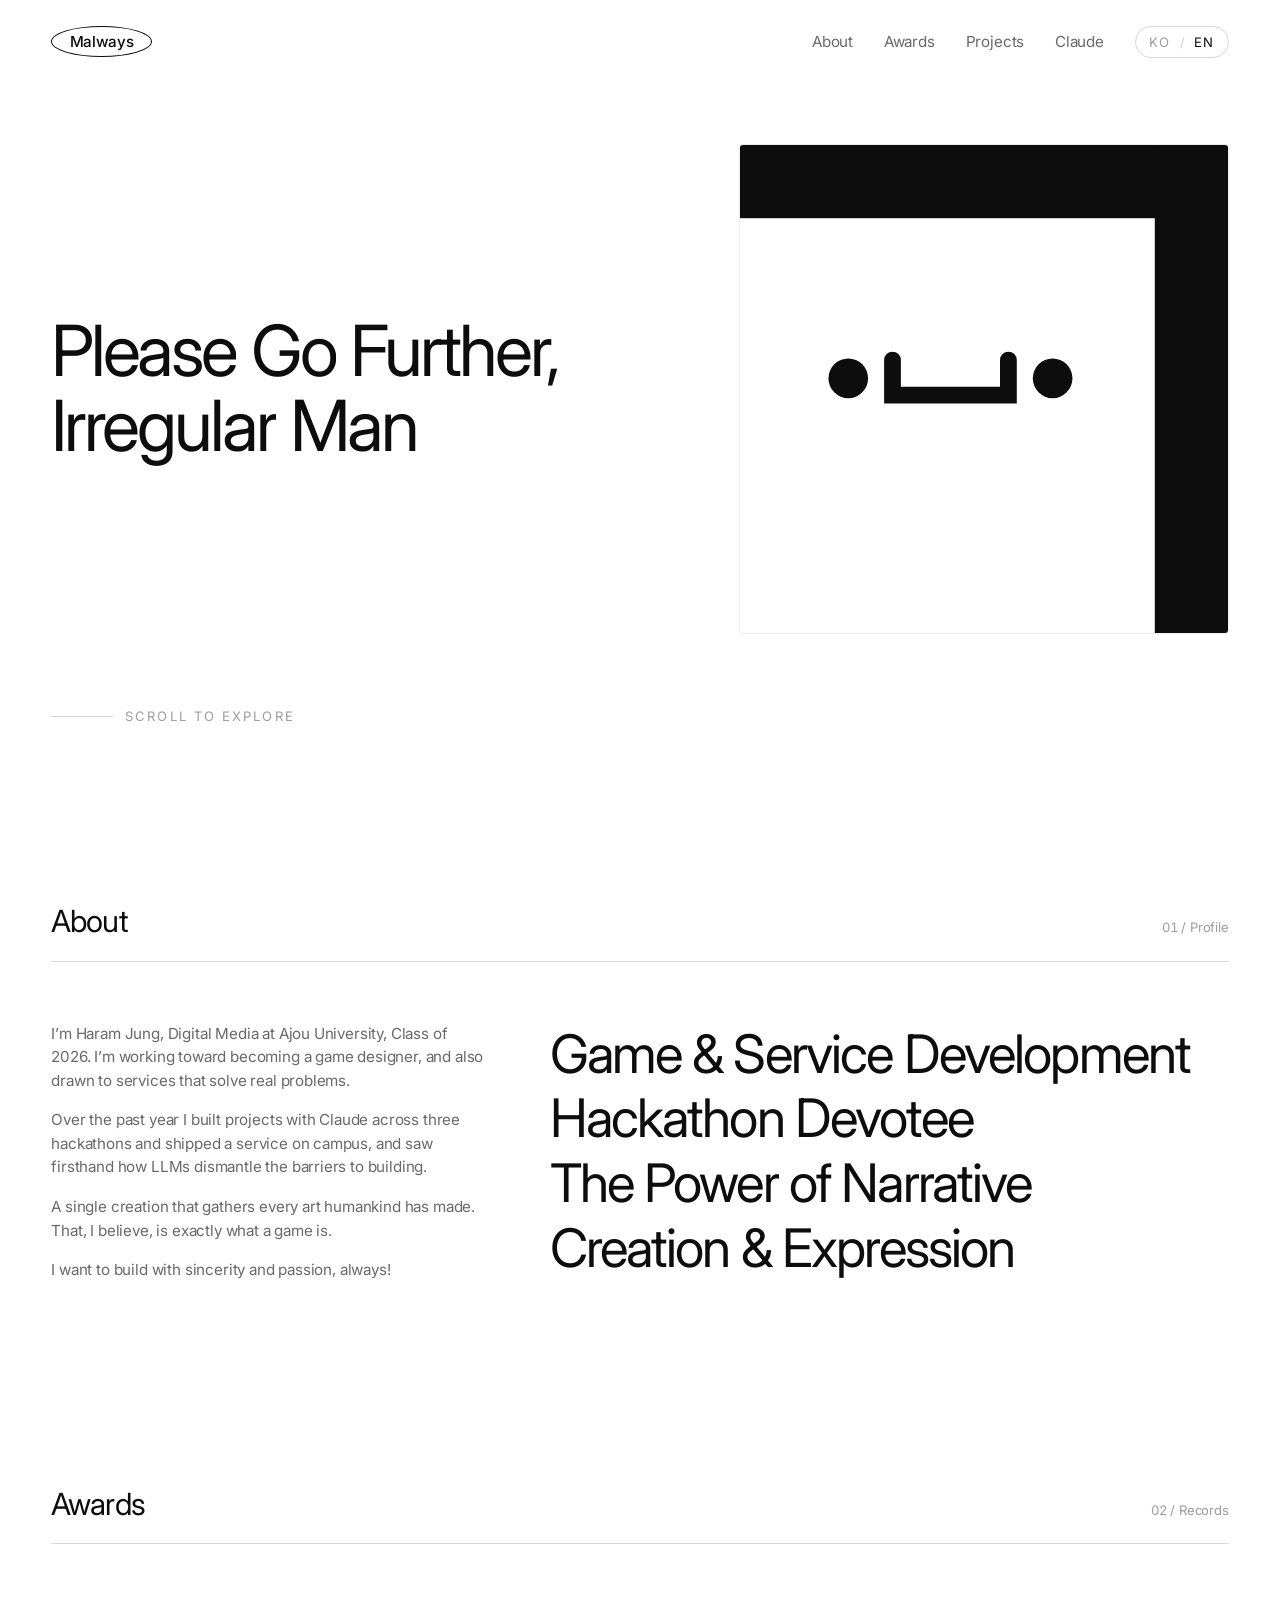
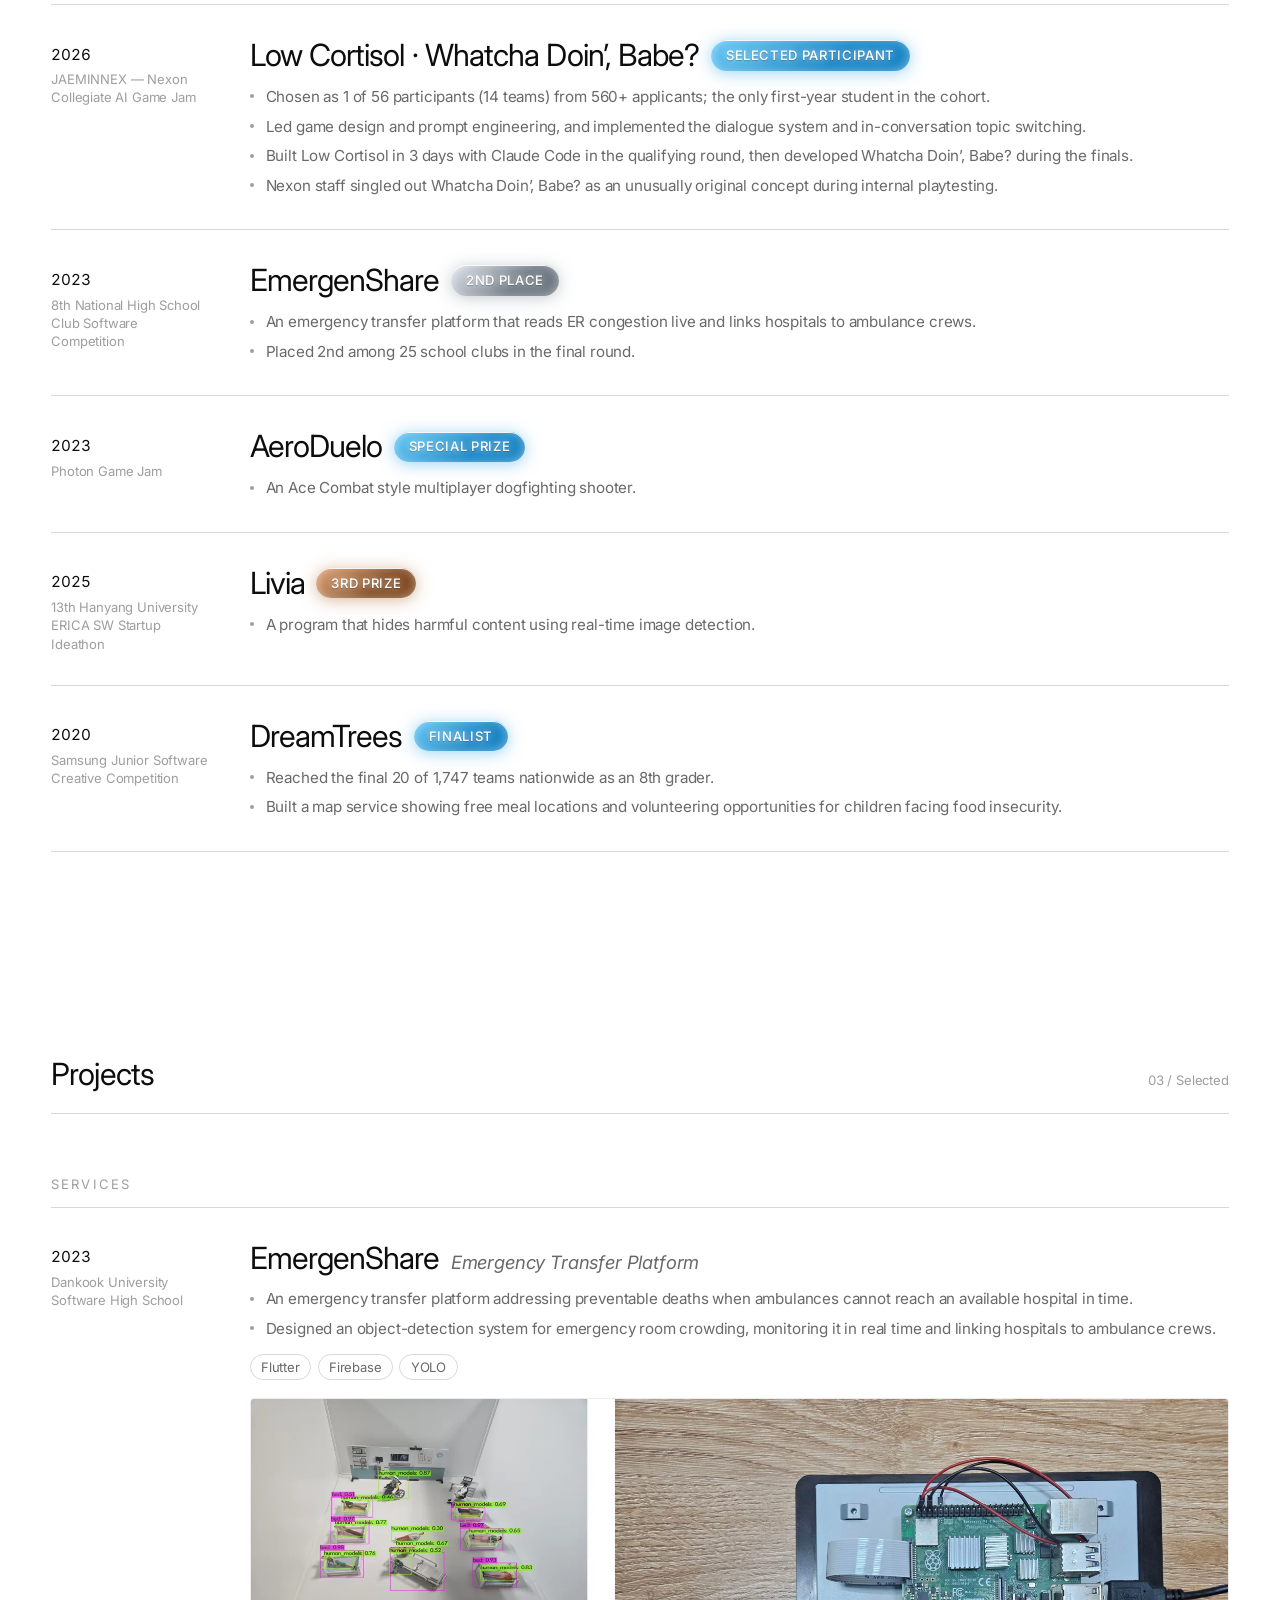
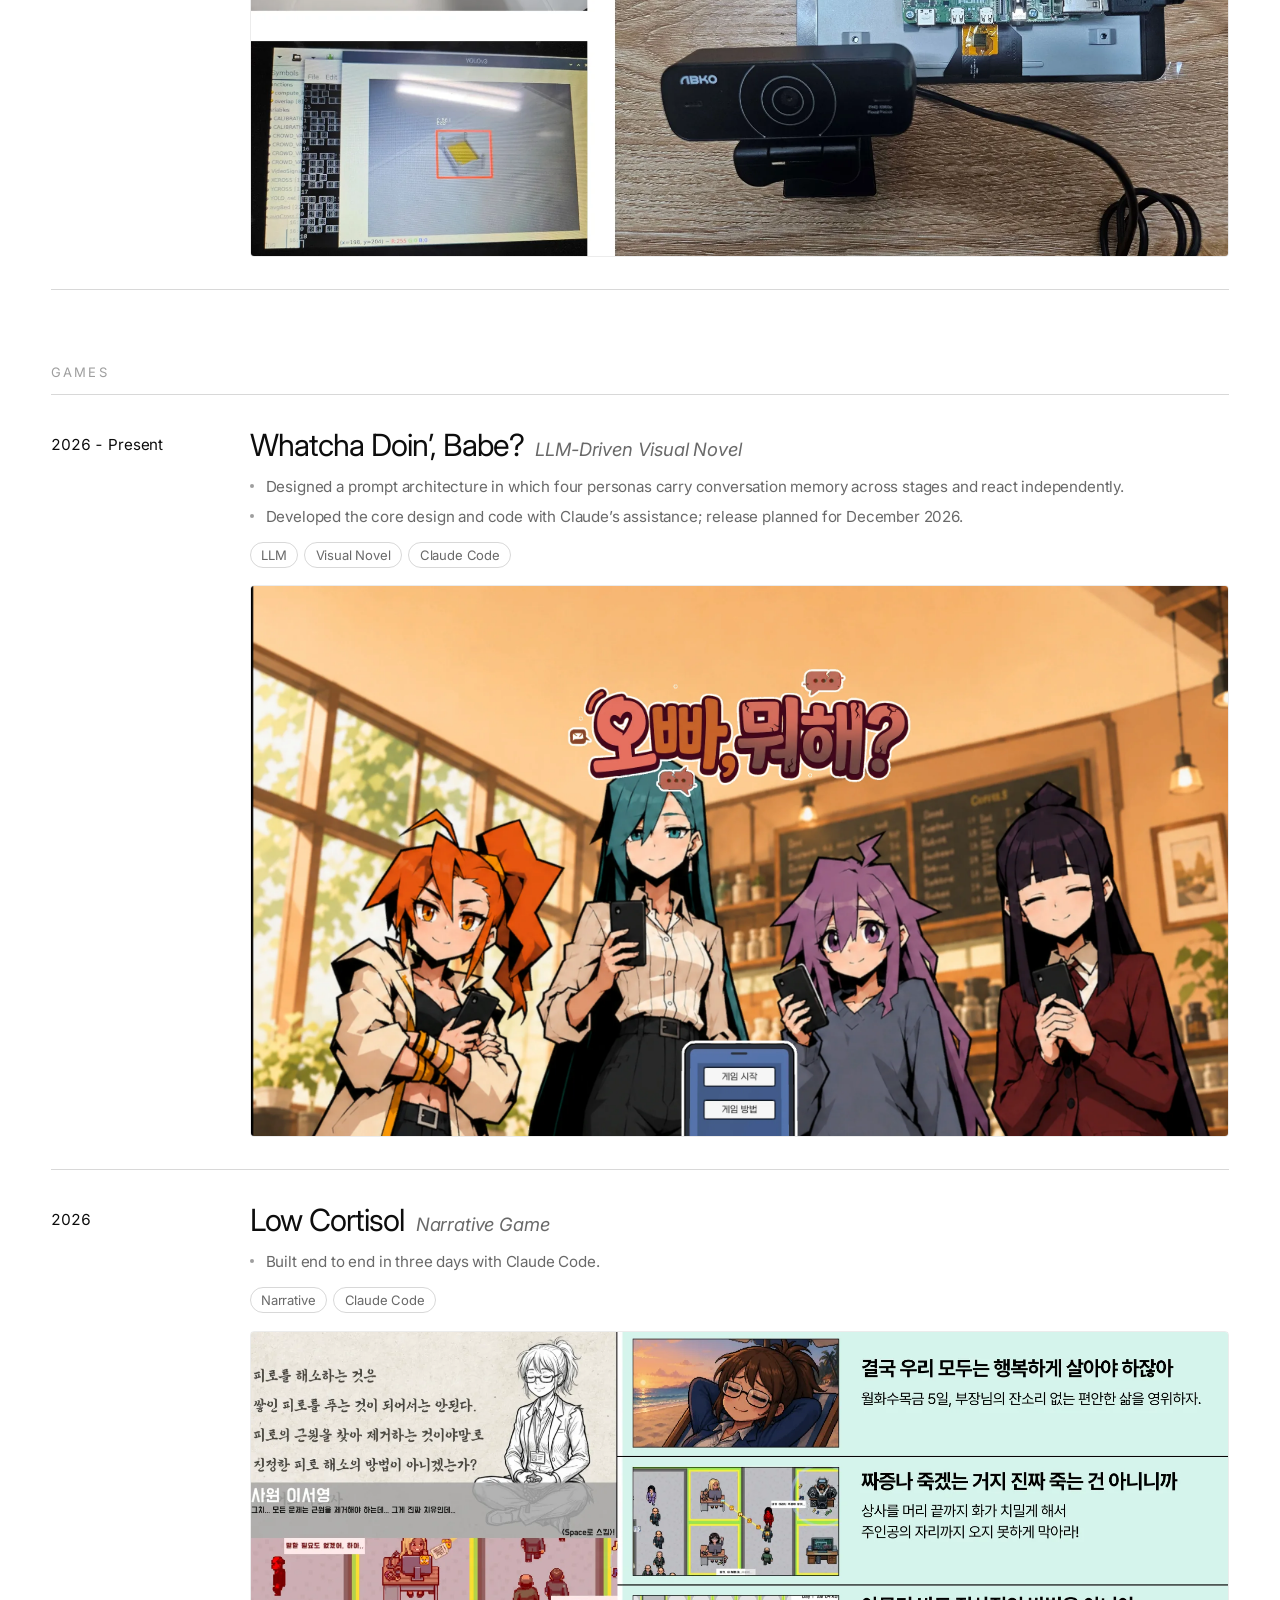
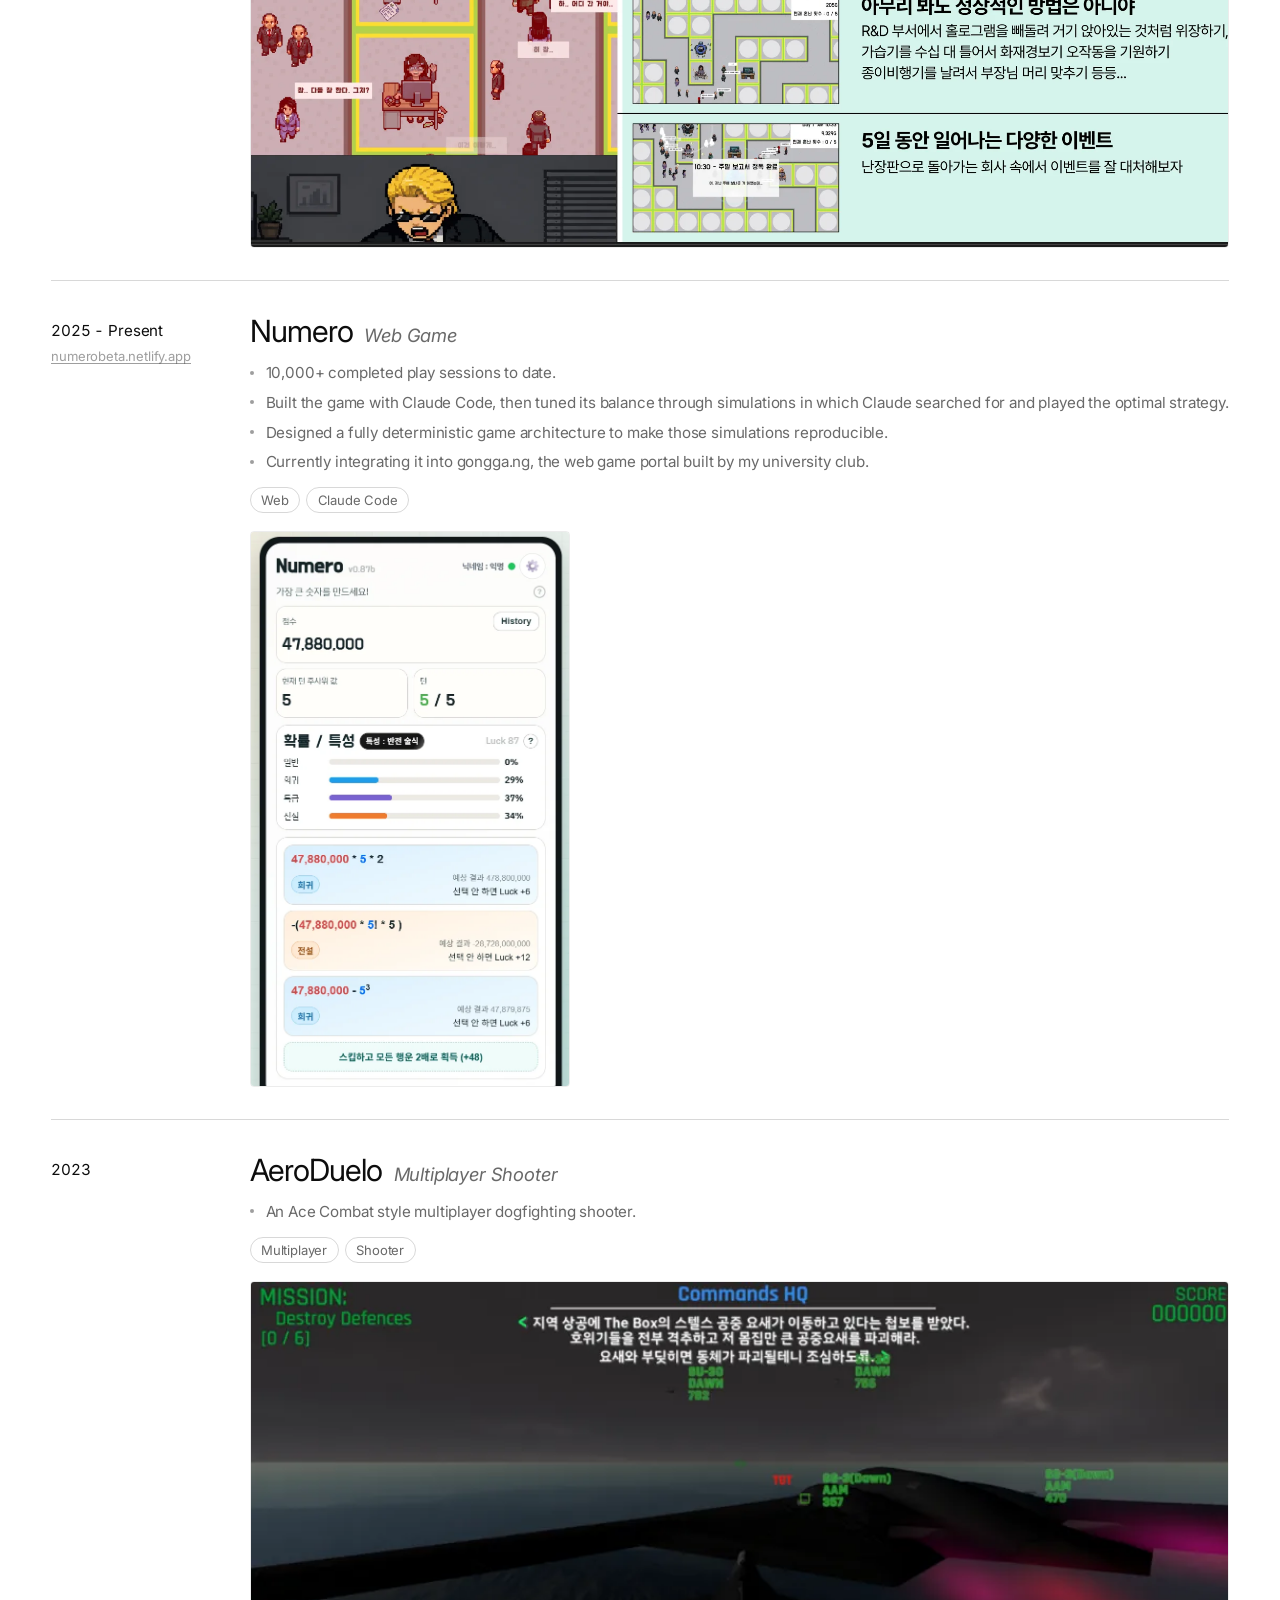
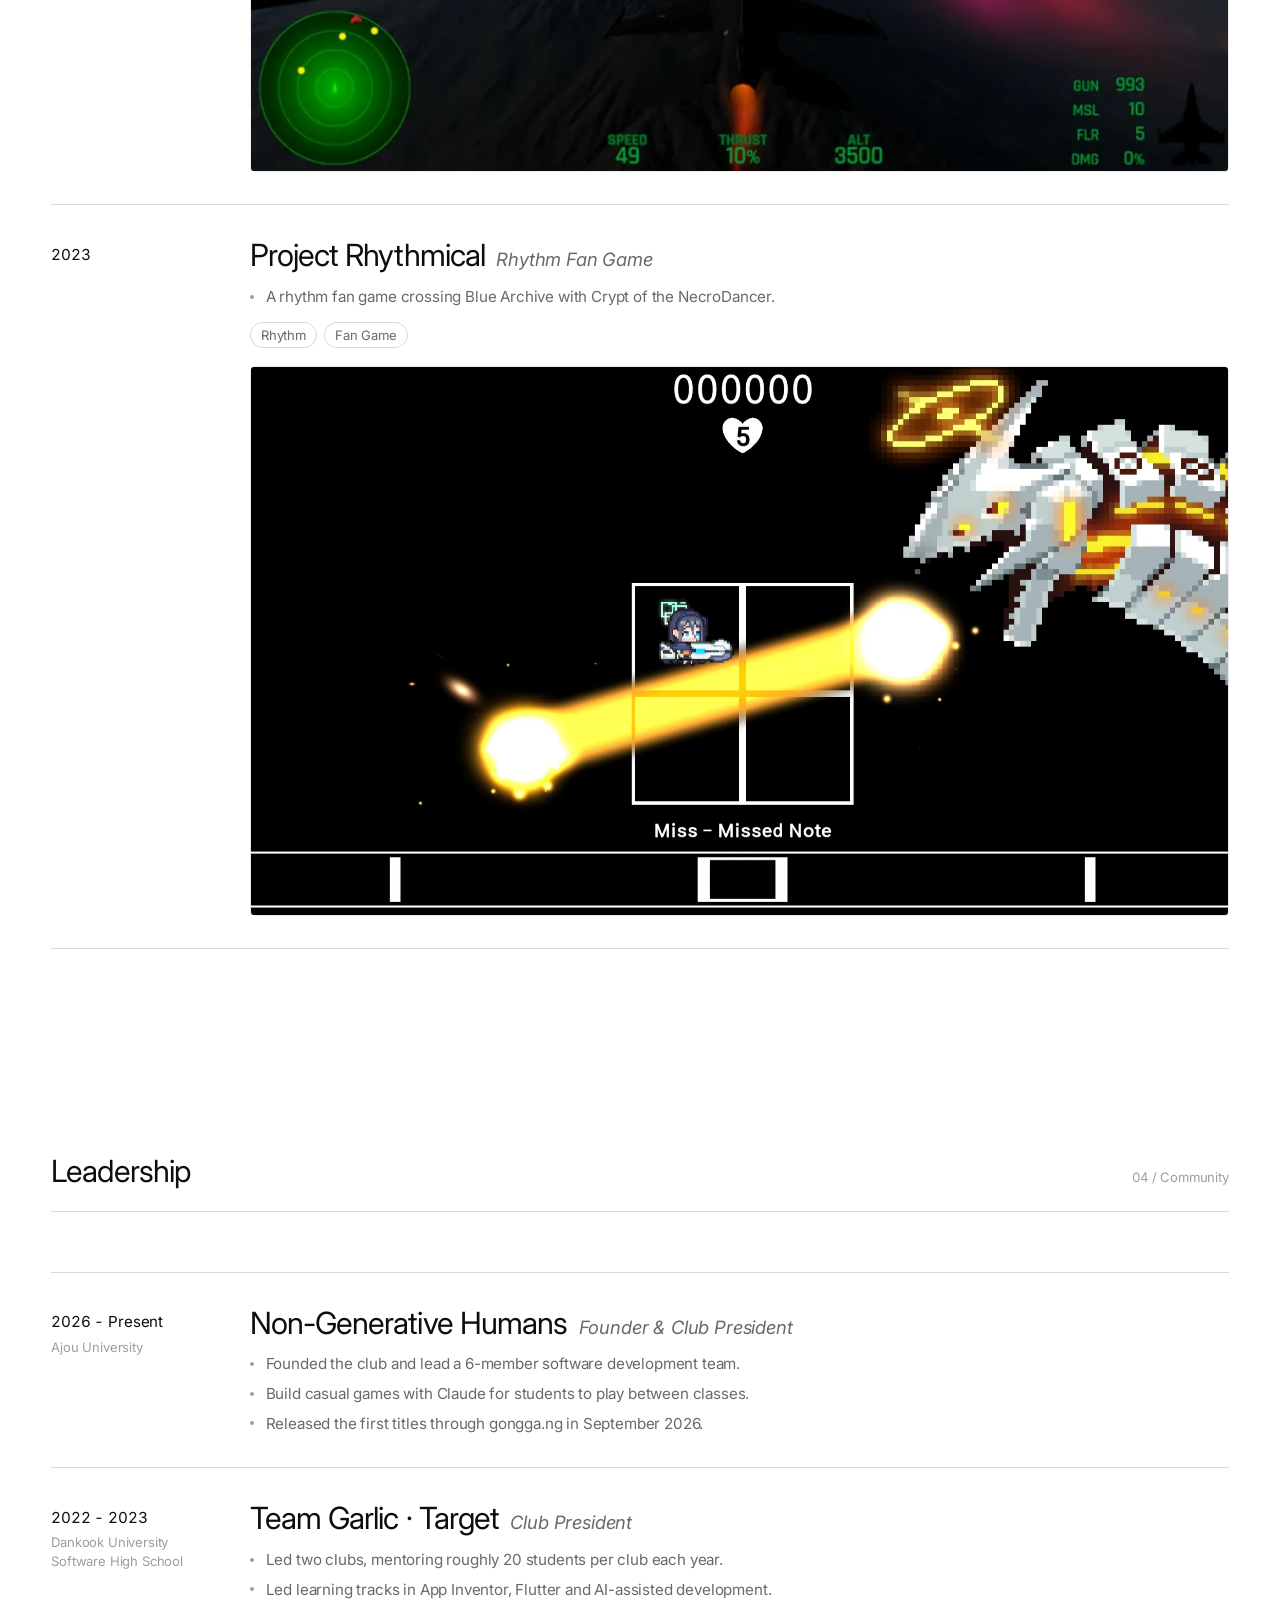
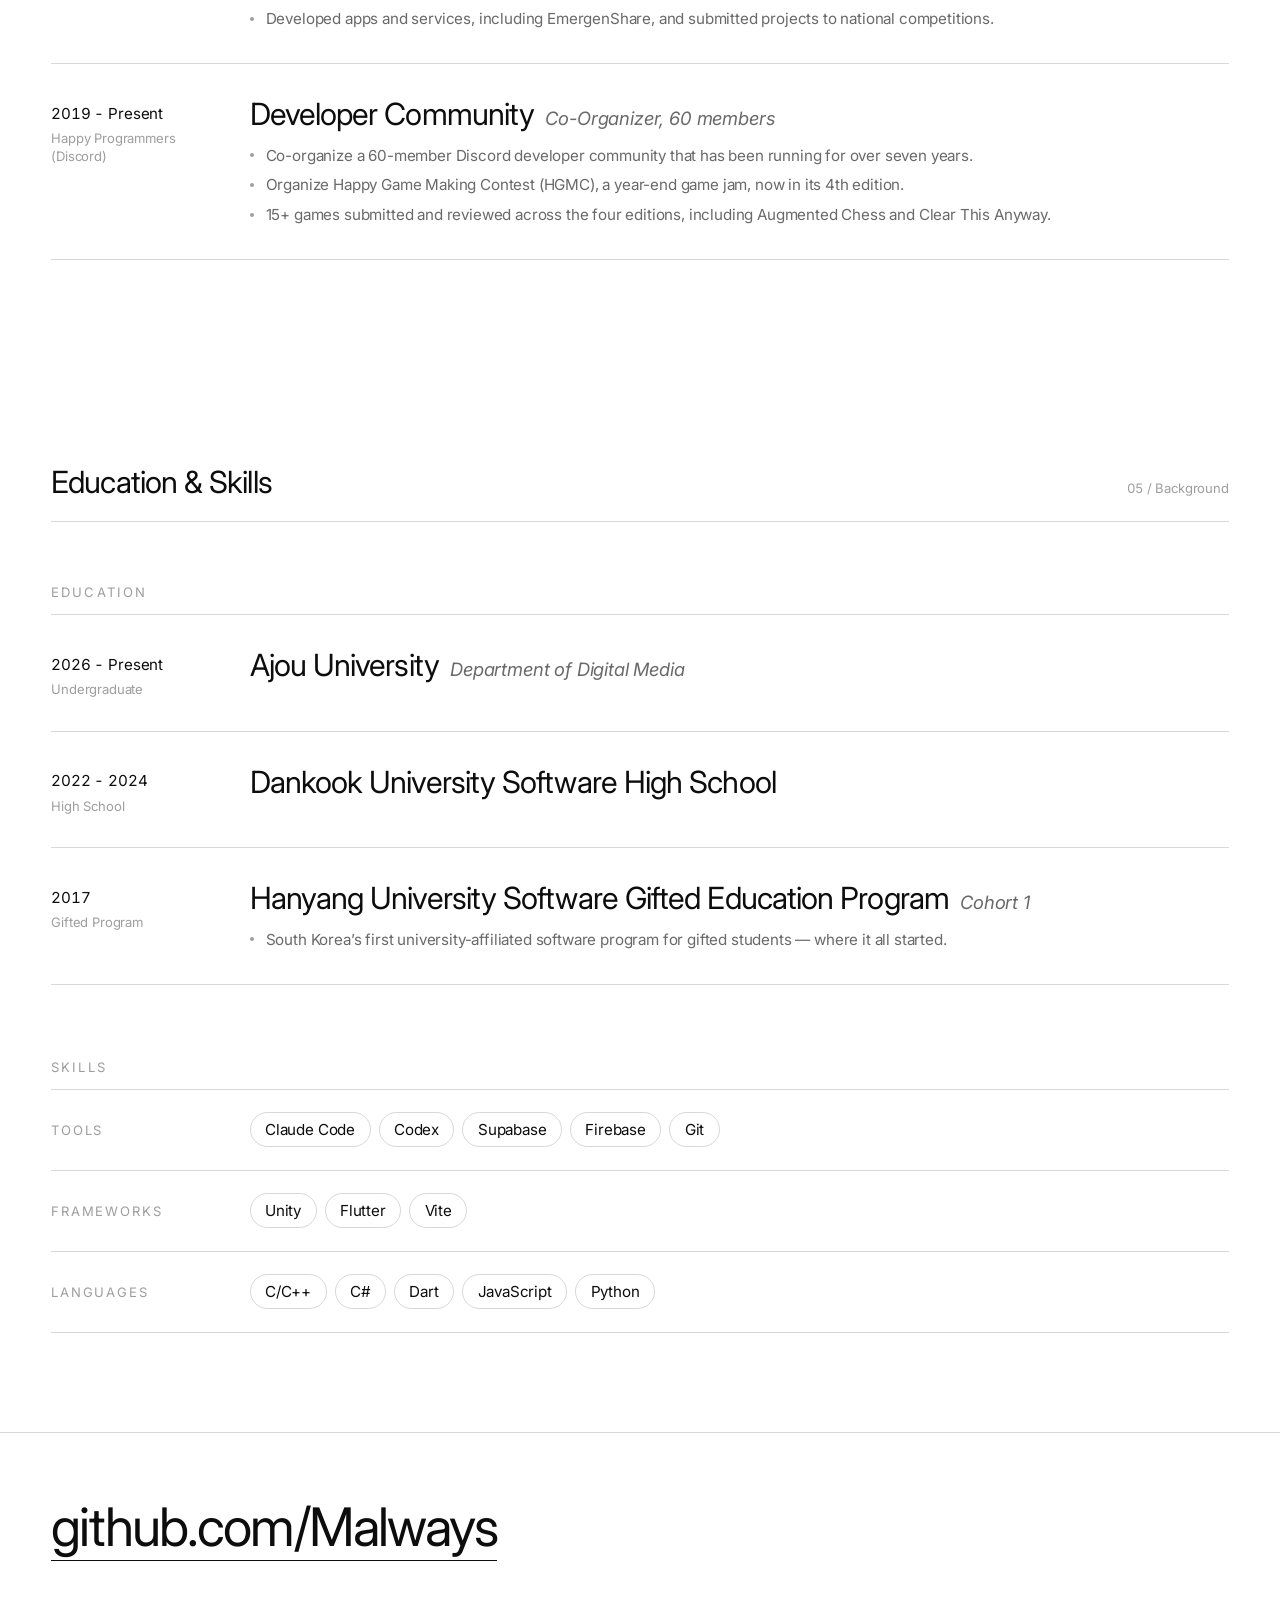
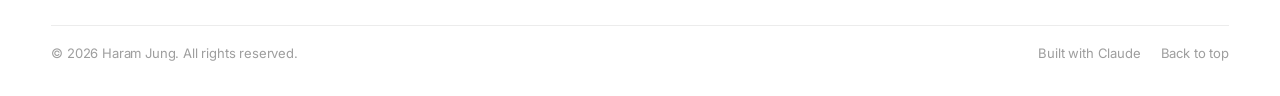
<file: index.html>
<!DOCTYPE html>
<html lang="en">
<head>
<meta charset="utf-8">
<meta name="viewport" content="width=device-width, initial-scale=1">
<title>malways — Portfolio</title>
<meta name="description" content="Portfolio of Haram Jung. Game design, service development, and building with Claude.">
<meta name="theme-color" content="#ffffff">
<link rel="canonical" href="https://malways.github.io/">

<meta property="og:type" content="website">
<meta property="og:title" content="malways — Portfolio">
<meta property="og:description" content="Please Go Further, Irregular Man. The portfolio page of Haram Jung.">
<meta property="og:url" content="https://malways.github.io/">
<meta property="og:image" content="https://malways.github.io/assets/img/mark.svg">
<meta name="twitter:card" content="summary_large_image">

<link rel="icon" href="assets/img/mark.svg" type="image/svg+xml">
<link rel="preconnect" href="https://fonts.googleapis.com">
<link rel="preconnect" href="https://fonts.gstatic.com" crossorigin>
<link rel="stylesheet" href="https://fonts.googleapis.com/css2?family=Inter:wght@300;400;500&display=swap">
<link rel="stylesheet" href="assets/css/main.css">
</head>
<body>

<a class="skip-link" href="#main" data-ko="본문으로 건너뛰기" data-en="Skip to content">Skip to content</a>

<!-- Scroll progress -->
<div class="progress" aria-hidden="true"></div>

<!-- Header -->
<header class="header">
  <div class="wrap header__inner">
    <a class="logo" href="#top" data-ko-aria="malways 홈" data-en-aria="malways home" aria-label="malways home">
      <span class="logo__word">Malways</span>
    </a>

    <div class="header__end">
      <nav class="nav" data-ko-aria="주요 메뉴" data-en-aria="Main menu" aria-label="Main menu">
        <a href="#about" data-ko="소개" data-en="About">About</a>
        <a href="#awards" data-ko="수상" data-en="Awards">Awards</a>
        <a href="#projects" data-ko="프로젝트" data-en="Projects">Projects</a>
        <a href="claude/">Claude</a>
      </nav>

      <div class="lang" role="group" aria-label="Language / 언어">
        <button class="lang__btn" type="button" data-lang="ko" aria-pressed="false">KO</button>
        <span class="lang__sep" aria-hidden="true">/</span>
        <button class="lang__btn" type="button" data-lang="en" aria-pressed="true">EN</button>
      </div>

      <button class="burger" type="button" aria-expanded="false" aria-controls="menu"
              data-ko-aria="메뉴" data-en-aria="Menu" aria-label="Menu">
        <span class="burger__text">Menu</span>
        <span class="burger__lines" aria-hidden="true"><span></span><span></span></span>
      </button>
    </div>
  </div>
</header>

<!-- Fullscreen menu (mobile) -->
<div class="menu" id="menu" aria-hidden="true">
  <nav data-ko-aria="모바일 메뉴" data-en-aria="Mobile menu" aria-label="Mobile menu">
    <ul>
      <li><a href="#about" data-ko="소개" data-en="About">About</a></li>
      <li><a href="#awards" data-ko="수상" data-en="Awards">Awards</a></li>
      <li><a href="#projects" data-ko="프로젝트" data-en="Projects">Projects</a></li>
      <li><a href="#leadership" data-ko="리더십" data-en="Leadership">Leadership</a></li>
      <li><a href="claude/">Claude</a></li>
    </ul>
  </nav>
  <div class="menu__foot">
    <span data-ko="서울, 대한민국" data-en="Seoul, KR">Seoul, KR</span>
  </div>
</div>

<main id="main">
  <span id="top"></span>

  <!-- ================= Hero ================= -->
  <section class="hero wrap">
    <div class="hero__grid">
      <div>
        <h1 class="hero__title" data-split
            data-ko="부디 더 멀리까지, 이레귤러 맨"
            data-en="Please Go Further, Irregular Man">
          Please Go Further, Irregular Man
        </h1>
      </div>

      <figure class="hero__art hero__art--mark" data-hero-reveal data-reveal="pop">
        <img src="assets/img/mark.svg"
             alt="malways mark: a face of two eyes and a flat mouth inside a frame with black bars along the top and right"
             width="320" height="320" fetchpriority="high">
      </figure>
    </div>

    <p class="hero__scroll" data-reveal data-hero-reveal>
      <span class="line" aria-hidden="true"></span>
      <span data-ko="스크롤해서 둘러보기" data-en="Scroll to explore">Scroll to explore</span>
    </p>
  </section>

  <!-- ================= About ================= -->
  <section class="section wrap" id="about">
    <div class="section-head" data-reveal>
      <h2 class="section-title" data-ko="소개" data-en="About">About</h2>
      <span class="section-index" data-ko="01 / 프로필" data-en="01 / Profile">01 / Profile</span>
    </div>

    <div class="split">
      <div class="split__aside" data-reveal>
        <p data-ko="아주대학교 디지털미디어학과 26학번 정하람입니다. 게임 기획자를 목표로 하고 있고, 문제를 푸는 서비스를 만드는 일에도 관심이 많습니다."
           data-en="I&rsquo;m Haram Jung, Digital Media at Ajou University, Class of 2026. I&rsquo;m working toward becoming a game designer, and also drawn to services that solve real problems.">
          I&rsquo;m Haram Jung, Digital Media at Ajou University, Class of 2026. I&rsquo;m working toward becoming a game designer, and also drawn to services that solve real problems.
        </p>
        <p data-ko="지난 1년간 세 번의 해커톤에서 Claude와 함께 프로젝트를 만들고 교내에 서비스를 배포하면서, LLM이 만들기의 장벽을 어떻게 허무는지 직접 보았습니다."
           data-en="Over the past year I built projects with Claude across three hackathons and shipped a service on campus, and saw firsthand how LLMs dismantle the barriers to building.">
          Over the past year I built projects with Claude across three hackathons and shipped a service on campus, and saw firsthand how LLMs dismantle the barriers to building.
        </p>
        <p data-ko-html="인간이 창조해낸 모든 예술을 집대성한 창작물.<br>그것이 바로 게임이라고 생각합니다."
           data-en-html="A single creation that gathers every art humankind has made.<br>That, I believe, is exactly what a game is.">
          A single creation that gathers every art humankind has made.<br>
          That, I believe, is exactly what a game is.
        </p>
        <p data-ko="언제까지나 진심과 열정을 담아 개발하고 싶습니다!"
           data-en="I want to build with sincerity and passion, always!">
          I want to build with sincerity and passion, always!
        </p>
      </div>

      <div>
        <ul class="big-list">
          <li data-reveal style="--d:0" data-ko="게임 / 서비스 개발" data-en="Game &amp; Service Development">Game &amp; Service Development</li>
          <li data-reveal style="--d:1" data-ko="해커톤 사랑꾼" data-en="Hackathon Devotee">Hackathon Devotee</li>
          <li data-reveal style="--d:2" data-ko="내러티브의 힘" data-en="The Power of Narrative">The Power of Narrative</li>
          <li data-reveal style="--d:3" data-ko="창작과 표현" data-en="Creation &amp; Expression">Creation &amp; Expression</li>
        </ul>
      </div>
    </div>
  </section>

  <!-- ================= Awards ================= -->
  <section class="section wrap" id="awards">
    <div class="section-head" data-reveal>
      <h2 class="section-title" data-ko="수상" data-en="Awards">Awards</h2>
      <span class="section-index" data-ko="02 / 기록" data-en="02 / Records">02 / Records</span>
    </div>

    <div class="entries">
      <article class="entry" data-reveal>
        <div class="entry__when">
          <div class="entry__year">2026</div>
          <div class="entry__org" data-ko="JAEMINNEX &mdash; 넥슨 대학생 AI 게임잼" data-en="JAEMINNEX &mdash; Nexon Collegiate AI Game Jam">
            JAEMINNEX &mdash; Nexon Collegiate AI Game Jam
          </div>
        </div>
        <div>
          <div class="entry__head">
            <h3 class="entry__title" data-ko="Low Cortisol · 오빠 뭐해?" data-en="Low Cortisol · Whatcha Doin&rsquo;, Babe?">Low Cortisol · Whatcha Doin&rsquo;, Babe?</h3>
            <span class="entry__prize" data-ko="선발 참가자" data-en="Selected Participant">Selected Participant</span>
          </div>
          <ul class="entry__list">
            <li data-ko="560명이 넘는 지원자 중 56명(14팀)에 선발되었고, 그중 유일한 1학년이었습니다."
                data-en="Chosen as 1 of 56 participants (14 teams) from 560+ applicants; the only first-year student in the cohort.">
              Chosen as 1 of 56 participants (14 teams) from 560+ applicants; the only first-year student in the cohort.
            </li>
            <li data-ko="게임 디자인과 프롬프트 엔지니어링을 맡았고, 대화 시스템과 대화 도중 주제를 전환하는 기능을 구현했습니다."
                data-en="Led game design and prompt engineering, and implemented the dialogue system and in-conversation topic switching.">
              Led game design and prompt engineering, and implemented the dialogue system and in-conversation topic switching.
            </li>
            <li data-ko="예선에서 Claude Code로 3일 만에 Low Cortisol을 만들었고, 결선에서 오빠 뭐해?를 개발했습니다."
                data-en="Built Low Cortisol in 3 days with Claude Code in the qualifying round, then developed Whatcha Doin&rsquo;, Babe? during the finals.">
              Built Low Cortisol in 3 days with Claude Code in the qualifying round, then developed Whatcha Doin&rsquo;, Babe? during the finals.
            </li>
            <li data-ko="넥슨 스태프가 내부 플레이테스트에서 오빠 뭐해?를 유난히 독창적인 콘셉트로 꼽았습니다."
                data-en="Nexon staff singled out Whatcha Doin&rsquo;, Babe? as an unusually original concept during internal playtesting.">
              Nexon staff singled out Whatcha Doin&rsquo;, Babe? as an unusually original concept during internal playtesting.
            </li>
          </ul>
        </div>
      </article>

      <article class="entry" data-reveal>
        <div class="entry__when">
          <div class="entry__year">2023</div>
          <div class="entry__org" data-ko="제8회 전국 고등학교 동아리 SW 경진대회" data-en="8th National High School Club Software Competition">
            8th National High School Club Software Competition
          </div>
        </div>
        <div>
          <div class="entry__head">
            <h3 class="entry__title">EmergenShare</h3>
            <span class="entry__prize entry__prize--silver" data-ko="준우승" data-en="2nd Place">2nd Place</span>
          </div>
          <ul class="entry__list">
            <li data-ko="응급실 혼잡도를 실시간으로 파악해 병원과 구급대를 잇는 응급 이송 플랫폼."
                data-en="An emergency transfer platform that reads ER congestion live and links hospitals to ambulance crews.">
              An emergency transfer platform that reads ER congestion live and links hospitals to ambulance crews.
            </li>
            <li data-ko="결선에서 25개 학교 동아리 중 2위를 했습니다."
                data-en="Placed 2nd among 25 school clubs in the final round.">
              Placed 2nd among 25 school clubs in the final round.
            </li>
          </ul>
        </div>
      </article>

      <article class="entry" data-reveal>
        <div class="entry__when">
          <div class="entry__year">2023</div>
          <div class="entry__org" data-ko="Photon 게임잼" data-en="Photon Game Jam">Photon Game Jam</div>
        </div>
        <div>
          <div class="entry__head">
            <h3 class="entry__title">AeroDuelo</h3>
            <span class="entry__prize" data-ko="특별상" data-en="Special Prize">Special Prize</span>
          </div>
          <ul class="entry__list">
            <li data-ko="에이스 컴뱃 스타일의 멀티플레이어 공중전 슈터."
                data-en="An Ace Combat style multiplayer dogfighting shooter.">
              An Ace Combat style multiplayer dogfighting shooter.
            </li>
          </ul>
        </div>
      </article>

      <article class="entry" data-reveal>
        <div class="entry__when">
          <div class="entry__year">2025</div>
          <div class="entry__org" data-ko="한양대학교 ERICA 제13회 SW창업아이디어톤" data-en="13th Hanyang University ERICA SW Startup Ideathon">
            13th Hanyang University ERICA SW Startup Ideathon
          </div>
        </div>
        <div>
          <div class="entry__head">
            <h3 class="entry__title">Livia</h3>
            <span class="entry__prize entry__prize--bronze" data-ko="장려상" data-en="3rd Prize">3rd Prize</span>
          </div>
          <ul class="entry__list">
            <li data-ko="실시간 이미지 디텍션으로 유해 콘텐츠를 가려주는 프로그램."
                data-en="A program that hides harmful content using real-time image detection.">
              A program that hides harmful content using real-time image detection.
            </li>
          </ul>
        </div>
      </article>

      <article class="entry" data-reveal>
        <div class="entry__when">
          <div class="entry__year">2020</div>
          <div class="entry__org" data-ko="삼성 주니어 소프트웨어 창작대회" data-en="Samsung Junior Software Creative Competition">
            Samsung Junior Software Creative Competition
          </div>
        </div>
        <div>
          <div class="entry__head">
            <h3 class="entry__title">DreamTrees</h3>
            <span class="entry__prize" data-ko="파이널리스트" data-en="Finalist">Finalist</span>
          </div>
          <ul class="entry__list">
            <li data-ko="중학교 2학년 때 전국 1,747개 팀 중 최종 20팀에 올랐습니다."
                data-en="Reached the final 20 of 1,747 teams nationwide as an 8th grader.">
              Reached the final 20 of 1,747 teams nationwide as an 8th grader.
            </li>
            <li data-ko="결식 아동을 위한 무료 급식소 위치와 봉사 기회를 보여주는 지도 서비스를 만들었습니다."
                data-en="Built a map service showing free meal locations and volunteering opportunities for children facing food insecurity.">
              Built a map service showing free meal locations and volunteering opportunities for children facing food insecurity.
            </li>
          </ul>
        </div>
      </article>
    </div>
  </section>

  <!-- ================= Projects ================= -->
  <section class="section wrap" id="projects">
    <div class="section-head" data-reveal>
      <h2 class="section-title" data-ko="프로젝트" data-en="Projects">Projects</h2>
      <span class="section-index" data-ko="03 / 선별" data-en="03 / Selected">03 / Selected</span>
    </div>

    <!-- ---------- Services ---------- -->
    <div class="group">
      <p class="group__label" data-reveal data-ko="서비스" data-en="Services">Services</p>
      <div class="entries">
        <article class="entry" data-reveal>
          <div class="entry__when">
            <div class="entry__year">2023</div>
            <div class="entry__org" data-ko="단국대학교 소프트웨어고등학교" data-en="Dankook University Software High School">
              Dankook University Software High School
            </div>
          </div>
          <div>
            <div class="entry__head">
              <h3 class="entry__title">EmergenShare</h3>
              <span class="entry__role" data-ko="응급 이송 플랫폼" data-en="Emergency Transfer Platform">Emergency Transfer Platform</span>
            </div>
            <ul class="entry__list">
              <li data-ko="구급차가 제때 가용 병원을 찾지 못해 발생하는 예방 가능한 사망을 줄이기 위한 응급 이송 플랫폼."
                  data-en="An emergency transfer platform addressing preventable deaths when ambulances cannot reach an available hospital in time.">
                An emergency transfer platform addressing preventable deaths when ambulances cannot reach an available hospital in time.
              </li>
              <li data-ko="응급실 혼잡도를 실시간으로 파악하는 객체 인식 시스템을 설계해 병원과 구급대를 연결했습니다."
                  data-en="Designed an object-detection system for emergency room crowding, monitoring it in real time and linking hospitals to ambulance crews.">
                Designed an object-detection system for emergency room crowding, monitoring it in real time and linking hospitals to ambulance crews.
              </li>
            </ul>
            <ul class="entry__tags">
              <li>Flutter</li><li>Firebase</li><li>YOLO</li>
            </ul>
            <figure class="entry__shot entry__shot--full">
              <img src="assets/img/shots/emergenshare.webp"
                   alt="EmergenShare prototype: YOLO detecting beds and patients in a scale model of an emergency room, the detector running on a display, and the Raspberry Pi and webcam rig"
                   width="1911" height="894" loading="lazy">
            </figure>
          </div>
        </article>
      </div>
    </div>

    <!-- ---------- Games ---------- -->
    <div class="group">
      <p class="group__label" data-reveal data-ko="게임" data-en="Games">Games</p>
      <div class="entries">

        <article class="entry" data-reveal>
          <div class="entry__when">
            <div class="entry__year" data-ko="2026 - 현재" data-en="2026 - Present">2026 - Present</div>
          </div>
          <div>
            <div class="entry__head">
              <h3 class="entry__title" data-ko="오빠 뭐해?" data-en="Whatcha Doin&rsquo;, Babe?">Whatcha Doin&rsquo;, Babe?</h3>
              <span class="entry__role" data-ko="LLM 기반 비주얼 노벨" data-en="LLM-Driven Visual Novel">LLM-Driven Visual Novel</span>
            </div>
            <ul class="entry__list">
              <li data-ko="네 개의 페르소나가 스테이지를 넘어 대화 기억을 이어가고 각자 독립적으로 반응하는 프롬프트 아키텍처를 설계했습니다."
                  data-en="Designed a prompt architecture in which four personas carry conversation memory across stages and react independently.">
                Designed a prompt architecture in which four personas carry conversation memory across stages and react independently.
              </li>
              <li data-ko="핵심 기획과 코드를 Claude와 함께 개발했고, 2026년 12월 공개를 목표로 하고 있습니다."
                  data-en="Developed the core design and code with Claude&rsquo;s assistance; release planned for December 2026.">
                Developed the core design and code with Claude&rsquo;s assistance; release planned for December 2026.
              </li>
            </ul>
            <ul class="entry__tags">
              <li>LLM</li><li>Visual Novel</li><li>Claude Code</li>
            </ul>
            <!-- Replace with a real screenshot: keep the file name, or point src at your own image. -->
            <figure class="entry__shot entry__shot--full">
              <img src="assets/img/shots/whatcha-doin.webp"
                   alt="Whatcha Doin, Babe? title screen: four characters standing in a cafe, each holding a phone"
                   width="2560" height="1440" loading="lazy">
            </figure>
          </div>
        </article>

        <article class="entry" data-reveal>
          <div class="entry__when">
            <div class="entry__year">2026</div>
          </div>
          <div>
            <div class="entry__head">
              <h3 class="entry__title">Low Cortisol</h3>
              <span class="entry__role" data-ko="내러티브 게임" data-en="Narrative Game">Narrative Game</span>
            </div>
            <ul class="entry__list">
              <li data-ko="Claude Code로 3일 만에 처음부터 끝까지 만들었습니다."
                  data-en="Built end to end in three days with Claude Code.">
                Built end to end in three days with Claude Code.
              </li>
            </ul>
            <ul class="entry__tags">
              <li data-ko="내러티브" data-en="Narrative">Narrative</li><li>Claude Code</li>
            </ul>
            <figure class="entry__shot entry__shot--full">
              <img src="assets/img/shots/low-cortisol.webp"
                   alt="Low Cortisol press kit: dialogue scenes, the pixel-art office floor, and four panels describing the five-day office escape loop"
                   width="1933" height="1020" loading="lazy">
            </figure>
          </div>
        </article>

        <article class="entry" data-reveal>
          <div class="entry__when">
            <div class="entry__year" data-ko="2025 - 현재" data-en="2025 - Present">2025 - Present</div>
            <div class="entry__org">
              <a class="u-link" href="https://numerobeta.netlify.app" target="_blank" rel="noopener">numerobeta.netlify.app</a>
            </div>
          </div>
          <div>
            <div class="entry__head">
              <h3 class="entry__title">Numero</h3>
              <span class="entry__role" data-ko="웹 게임" data-en="Web Game">Web Game</span>
            </div>
            <ul class="entry__list">
              <li data-ko="현재까지 누적 플레이 세션 10,000회 이상."
                  data-en="10,000+ completed play sessions to date.">
                10,000+ completed play sessions to date.
              </li>
              <li data-ko="Claude Code로 게임을 만든 뒤, Claude가 최적 전략을 탐색하고 직접 플레이하는 시뮬레이션으로 밸런스를 조정했습니다."
                  data-en="Built the game with Claude Code, then tuned its balance through simulations in which Claude searched for and played the optimal strategy.">
                Built the game with Claude Code, then tuned its balance through simulations in which Claude searched for and played the optimal strategy.
              </li>
              <li data-ko="그 시뮬레이션을 재현 가능하게 만들기 위해 완전히 결정론적인 게임 구조를 설계했습니다."
                  data-en="Designed a fully deterministic game architecture to make those simulations reproducible.">
                Designed a fully deterministic game architecture to make those simulations reproducible.
              </li>
              <li data-ko="교내 동아리가 만든 웹게임 포털 gongga.ng에 통합하는 작업을 진행 중입니다."
                  data-en="Currently integrating it into gongga.ng, the web game portal built by my university club.">
                Currently integrating it into gongga.ng, the web game portal built by my university club.
              </li>
            </ul>
            <ul class="entry__tags">
              <li>Web</li><li>Claude Code</li>
            </ul>
            <figure class="entry__shot entry__shot--portrait">
              <img src="assets/img/shots/numero.webp"
                   alt="Numero in play: the running score, the turn counter, rarity odds, and three math expressions to choose from"
                   width="663" height="1155" loading="lazy">
            </figure>
          </div>
        </article>

        <article class="entry" data-reveal>
          <div class="entry__when">
            <div class="entry__year">2023</div>
          </div>
          <div>
            <div class="entry__head">
              <h3 class="entry__title">AeroDuelo</h3>
              <span class="entry__role" data-ko="멀티플레이어 슈터" data-en="Multiplayer Shooter">Multiplayer Shooter</span>
            </div>
            <ul class="entry__list">
              <li data-ko="에이스 컴뱃 스타일의 멀티플레이어 공중전 슈터."
                  data-en="An Ace Combat style multiplayer dogfighting shooter.">
                An Ace Combat style multiplayer dogfighting shooter.
              </li>
            </ul>
            <ul class="entry__tags">
              <li data-ko="멀티플레이어" data-en="Multiplayer">Multiplayer</li>
              <li data-ko="슈터" data-en="Shooter">Shooter</li>
            </ul>
            <figure class="entry__shot entry__shot--full">
              <img src="assets/img/shots/aeroduelo.webp"
                   alt="AeroDuelo in-game capture: a jet on a strike mission with HUD readouts for speed, thrust, altitude and radar"
                   width="924" height="463" loading="lazy">
            </figure>
          </div>
        </article>

        <article class="entry" data-reveal>
          <div class="entry__when">
            <div class="entry__year">2023</div>
          </div>
          <div>
            <div class="entry__head">
              <h3 class="entry__title">Project Rhythmical</h3>
              <span class="entry__role" data-ko="리듬 팬게임" data-en="Rhythm Fan Game">Rhythm Fan Game</span>
            </div>
            <ul class="entry__list">
              <li data-ko="블루 아카이브와 크립트 오브 더 네크로댄서를 섞은 리듬 팬게임."
                  data-en="A rhythm fan game crossing Blue Archive with Crypt of the NecroDancer.">
                A rhythm fan game crossing Blue Archive with Crypt of the NecroDancer.
              </li>
            </ul>
            <ul class="entry__tags">
              <li data-ko="리듬" data-en="Rhythm">Rhythm</li>
              <li data-ko="팬게임" data-en="Fan Game">Fan Game</li>
            </ul>
            <figure class="entry__shot entry__shot--full">
              <img src="assets/img/shots/rhythmical.webp"
                   alt="Project Rhythmical in play: a pixel-art pilot dodging a boss beam on the note grid, with the timing bar below"
                   width="1902" height="1067" loading="lazy">
            </figure>
          </div>
        </article>

      </div>
    </div>
  </section>

  <!-- ================= Leadership ================= -->
  <section class="section wrap" id="leadership">
    <div class="section-head" data-reveal>
      <h2 class="section-title" data-ko="리더십" data-en="Leadership">Leadership</h2>
      <span class="section-index" data-ko="04 / 활동" data-en="04 / Community">04 / Community</span>
    </div>

    <div class="entries">
      <article class="entry" data-reveal>
        <div class="entry__when">
          <div class="entry__year" data-ko="2026 - 현재" data-en="2026 - Present">2026 - Present</div>
          <div class="entry__org" data-ko="아주대학교" data-en="Ajou University">Ajou University</div>
        </div>
        <div>
          <div class="entry__head">
            <h3 class="entry__title" data-ko="비생성형 인간들" data-en="Non-Generative Humans">Non-Generative Humans</h3>
            <span class="entry__role" data-ko="창립자 · 회장" data-en="Founder &amp; Club President">Founder &amp; Club President</span>
          </div>
          <ul class="entry__list">
            <li data-ko="동아리를 창립하고 6인 개발팀을 이끌고 있습니다."
                data-en="Founded the club and lead a 6-member software development team.">
              Founded the club and lead a 6-member software development team.
            </li>
            <li data-ko="수업 사이에 가볍게 즐길 수 있는 캐주얼 게임을 Claude와 함께 만듭니다."
                data-en="Build casual games with Claude for students to play between classes.">
              Build casual games with Claude for students to play between classes.
            </li>
            <li data-ko="2026년 9월 gongga.ng를 통해 첫 타이틀을 공개했습니다."
                data-en="Released the first titles through gongga.ng in September 2026.">
              Released the first titles through gongga.ng in September 2026.
            </li>
          </ul>
        </div>
      </article>

      <article class="entry" data-reveal>
        <div class="entry__when">
          <div class="entry__year">2022 - 2023</div>
          <div class="entry__org" data-ko="단국대학교 소프트웨어고등학교" data-en="Dankook University Software High School">
            Dankook University Software High School
          </div>
        </div>
        <div>
          <div class="entry__head">
            <h3 class="entry__title">Team Garlic · Target</h3>
            <span class="entry__role" data-ko="동아리 회장" data-en="Club President">Club President</span>
          </div>
          <ul class="entry__list">
            <li data-ko="두 동아리를 이끌며 매년 동아리당 약 20명을 멘토링했습니다."
                data-en="Led two clubs, mentoring roughly 20 students per club each year.">
              Led two clubs, mentoring roughly 20 students per club each year.
            </li>
            <li data-ko="App Inventor, Flutter, AI 활용 개발 학습 트랙을 운영했습니다."
                data-en="Led learning tracks in App Inventor, Flutter and AI-assisted development.">
              Led learning tracks in App Inventor, Flutter and AI-assisted development.
            </li>
            <li data-ko="EmergenShare를 비롯한 앱과 서비스를 개발해 전국 대회에 출품했습니다."
                data-en="Developed apps and services, including EmergenShare, and submitted projects to national competitions.">
              Developed apps and services, including EmergenShare, and submitted projects to national competitions.
            </li>
          </ul>
        </div>
      </article>

      <article class="entry" data-reveal>
        <div class="entry__when">
          <div class="entry__year" data-ko="2019 - 현재" data-en="2019 - Present">2019 - Present</div>
          <div class="entry__org" data-ko="Happy Programmers (디스코드)" data-en="Happy Programmers (Discord)">
            Happy Programmers (Discord)
          </div>
        </div>
        <div>
          <div class="entry__head">
            <h3 class="entry__title" data-ko="개발자 커뮤니티" data-en="Developer Community">Developer Community</h3>
            <span class="entry__role" data-ko="공동 운영자 · 60명" data-en="Co-Organizer, 60 members">Co-Organizer, 60 members</span>
          </div>
          <ul class="entry__list">
            <li data-ko="7년 넘게 이어온 60인 규모의 개발자 디스코드 커뮤니티를 공동 운영하고 있습니다."
                data-en="Co-organize a 60-member Discord developer community that has been running for over seven years.">
              Co-organize a 60-member Discord developer community that has been running for over seven years.
            </li>
            <li data-ko="연말 게임잼 Happy Game Making Contest(HGMC)를 4회째 주최하고 있습니다."
                data-en="Organize Happy Game Making Contest (HGMC), a year-end game jam, now in its 4th edition.">
              Organize Happy Game Making Contest (HGMC), a year-end game jam, now in its 4th edition.
            </li>
            <li data-ko="네 번의 대회에서 Augmented Chess, Clear This Anyway를 포함해 15개 이상의 게임이 출품되고 리뷰되었습니다."
                data-en="15+ games submitted and reviewed across the four editions, including Augmented Chess and Clear This Anyway.">
              15+ games submitted and reviewed across the four editions, including Augmented Chess and Clear This Anyway.
            </li>
          </ul>
        </div>
      </article>
    </div>
  </section>

  <!-- ================= Education & Skills ================= -->
  <section class="section wrap" id="education">
    <div class="section-head" data-reveal>
      <h2 class="section-title" data-ko="학력과 기술" data-en="Education &amp; Skills">Education &amp; Skills</h2>
      <span class="section-index" data-ko="05 / 배경" data-en="05 / Background">05 / Background</span>
    </div>

    <!-- ---------- Education ---------- -->
    <div class="group">
      <p class="group__label" data-reveal data-ko="학력" data-en="Education">Education</p>
      <div class="entries">
        <article class="entry" data-reveal>
          <div class="entry__when">
            <div class="entry__year" data-ko="2026 - 현재" data-en="2026 - Present">2026 - Present</div>
            <div class="entry__org" data-ko="학사 과정" data-en="Undergraduate">Undergraduate</div>
          </div>
          <div>
            <div class="entry__head">
              <h3 class="entry__title" data-ko="아주대학교" data-en="Ajou University">Ajou University</h3>
              <span class="entry__role" data-ko="디지털미디어학과" data-en="Department of Digital Media">Department of Digital Media</span>
            </div>
          </div>
        </article>

        <article class="entry" data-reveal>
          <div class="entry__when">
            <div class="entry__year">2022 - 2024</div>
            <div class="entry__org" data-ko="고등학교" data-en="High School">High School</div>
          </div>
          <div>
            <div class="entry__head">
              <h3 class="entry__title" data-ko="단국대학교 소프트웨어고등학교" data-en="Dankook University Software High School">
                Dankook University Software High School
              </h3>
            </div>
          </div>
        </article>

        <article class="entry" data-reveal>
          <div class="entry__when">
            <div class="entry__year">2017</div>
            <div class="entry__org" data-ko="영재 교육 과정" data-en="Gifted Program">Gifted Program</div>
          </div>
          <div>
            <div class="entry__head">
              <h3 class="entry__title" data-ko="한양대학교 소프트웨어 영재교육원" data-en="Hanyang University Software Gifted Education Program">
                Hanyang University Software Gifted Education Program
              </h3>
              <span class="entry__role" data-ko="1기" data-en="Cohort 1">Cohort 1</span>
            </div>
            <ul class="entry__list">
              <li data-ko="국내 최초의 대학 부설 소프트웨어 영재 교육 과정에서 모든 것이 시작되었습니다."
                  data-en="South Korea&rsquo;s first university-affiliated software program for gifted students &mdash; where it all started.">
                South Korea&rsquo;s first university-affiliated software program for gifted students &mdash; where it all started.
              </li>
            </ul>
          </div>
        </article>
      </div>
    </div>

    <!-- ---------- Skills ---------- -->
    <div class="group">
      <p class="group__label" data-reveal data-ko="기술" data-en="Skills">Skills</p>
      <div class="skills">
        <div class="skills__row" data-reveal>
          <div class="skills__label" data-ko="도구" data-en="Tools">Tools</div>
          <ul class="tag-list">
            <li>Claude Code</li><li>Codex</li><li>Supabase</li><li>Firebase</li><li>Git</li>
          </ul>
        </div>
        <div class="skills__row" data-reveal>
          <div class="skills__label" data-ko="프레임워크" data-en="Frameworks">Frameworks</div>
          <ul class="tag-list">
            <li>Unity</li><li>Flutter</li><li>Vite</li>
          </ul>
        </div>
        <div class="skills__row" data-reveal>
          <div class="skills__label" data-ko="언어" data-en="Languages">Languages</div>
          <ul class="tag-list">
            <li>C/C++</li><li>C#</li><li>Dart</li><li>JavaScript</li><li>Python</li>
          </ul>
        </div>
      </div>
    </div>
  </section>
</main>

<!-- ================= Footer ================= -->
<footer class="footer wrap">
  <a class="footer__cta u-link" href="https://github.com/Malways" target="_blank" rel="noopener" data-reveal>
    github.com/Malways
  </a>

  <div class="footer__bottom">
    <span>&copy; <span data-year>2026</span> Haram Jung.
      <span data-ko="모든 권리 보유." data-en="All rights reserved.">All rights reserved.</span>
    </span>
    <nav class="footer__social" data-ko-aria="사이트 링크" data-en-aria="Site links" aria-label="Site links">
      <a href="claude/" data-ko="Claude로 만든 기록" data-en="Built with Claude">Built with Claude</a>
      <a href="#top" data-ko="맨 위로" data-en="Back to top">Back to top</a>
    </nav>
  </div>
</footer>

<script src="assets/js/main.js" defer></script>
</body>
</html>
</file>
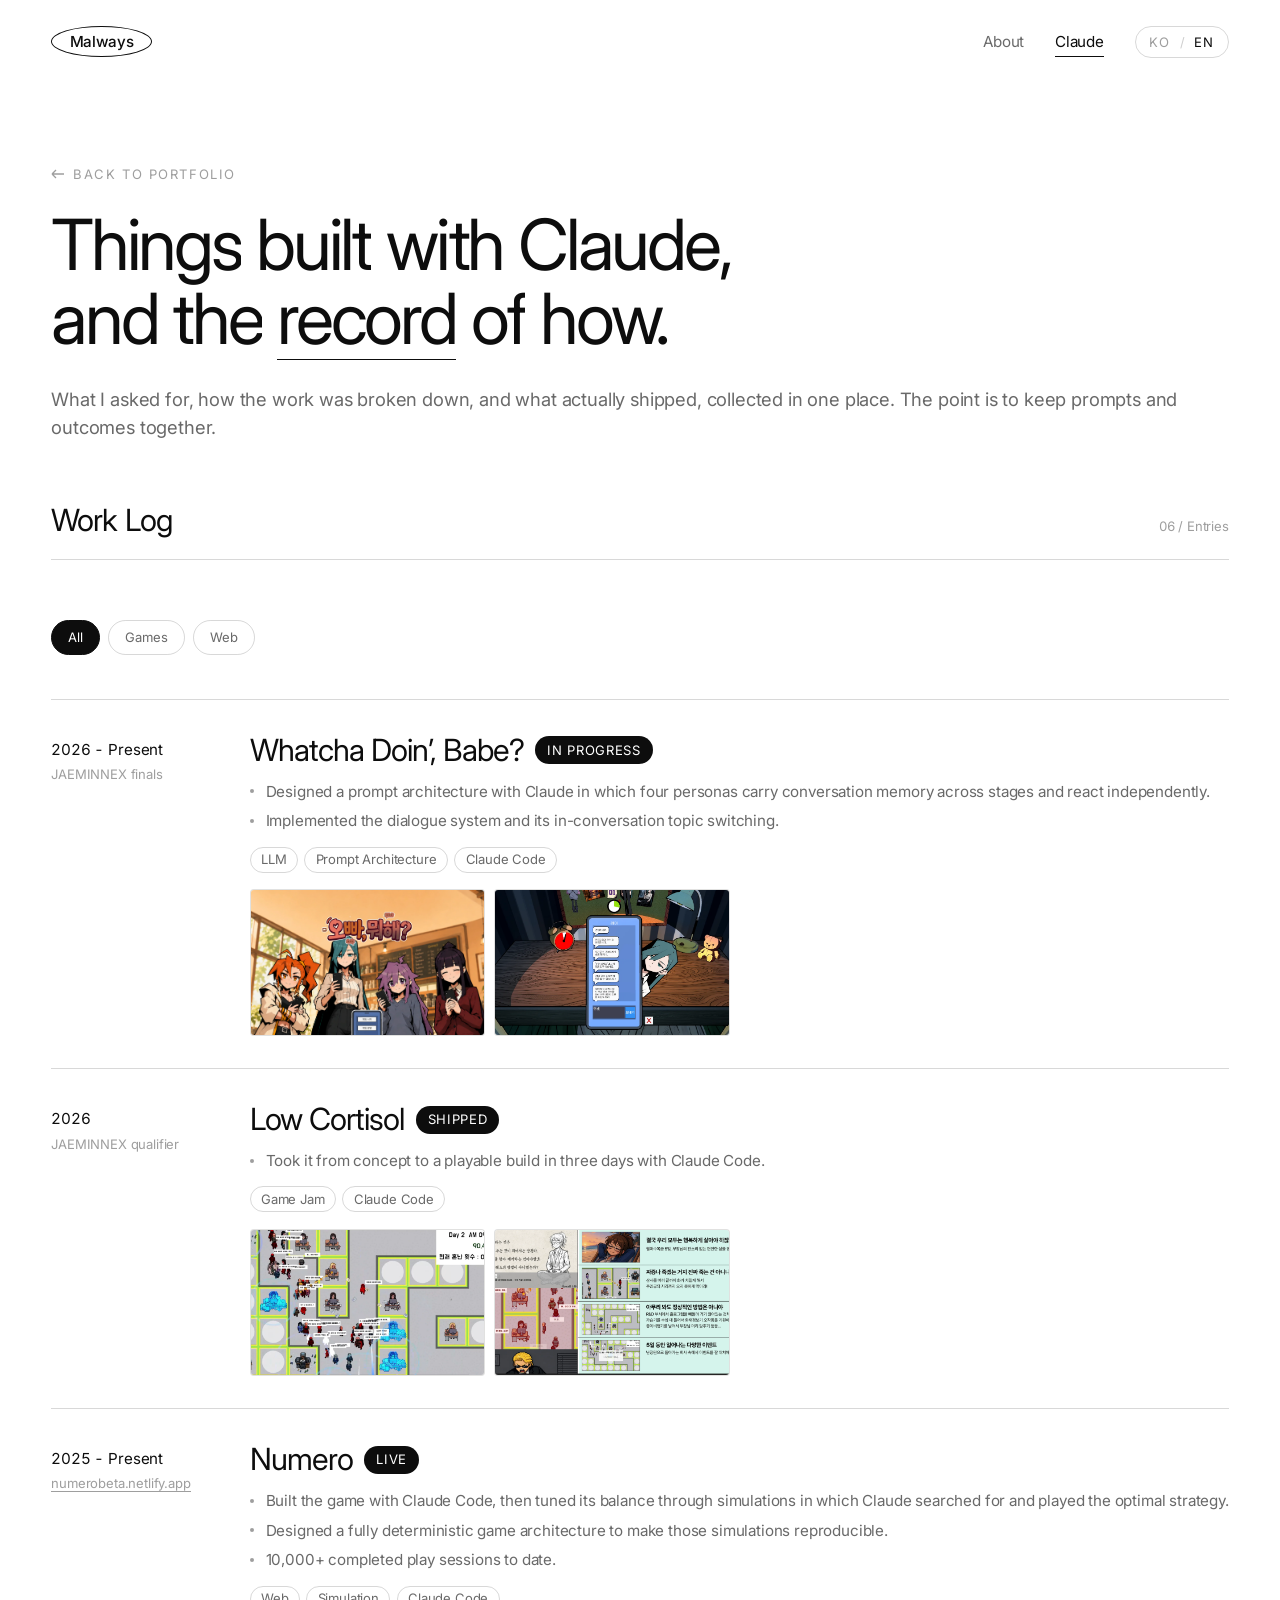
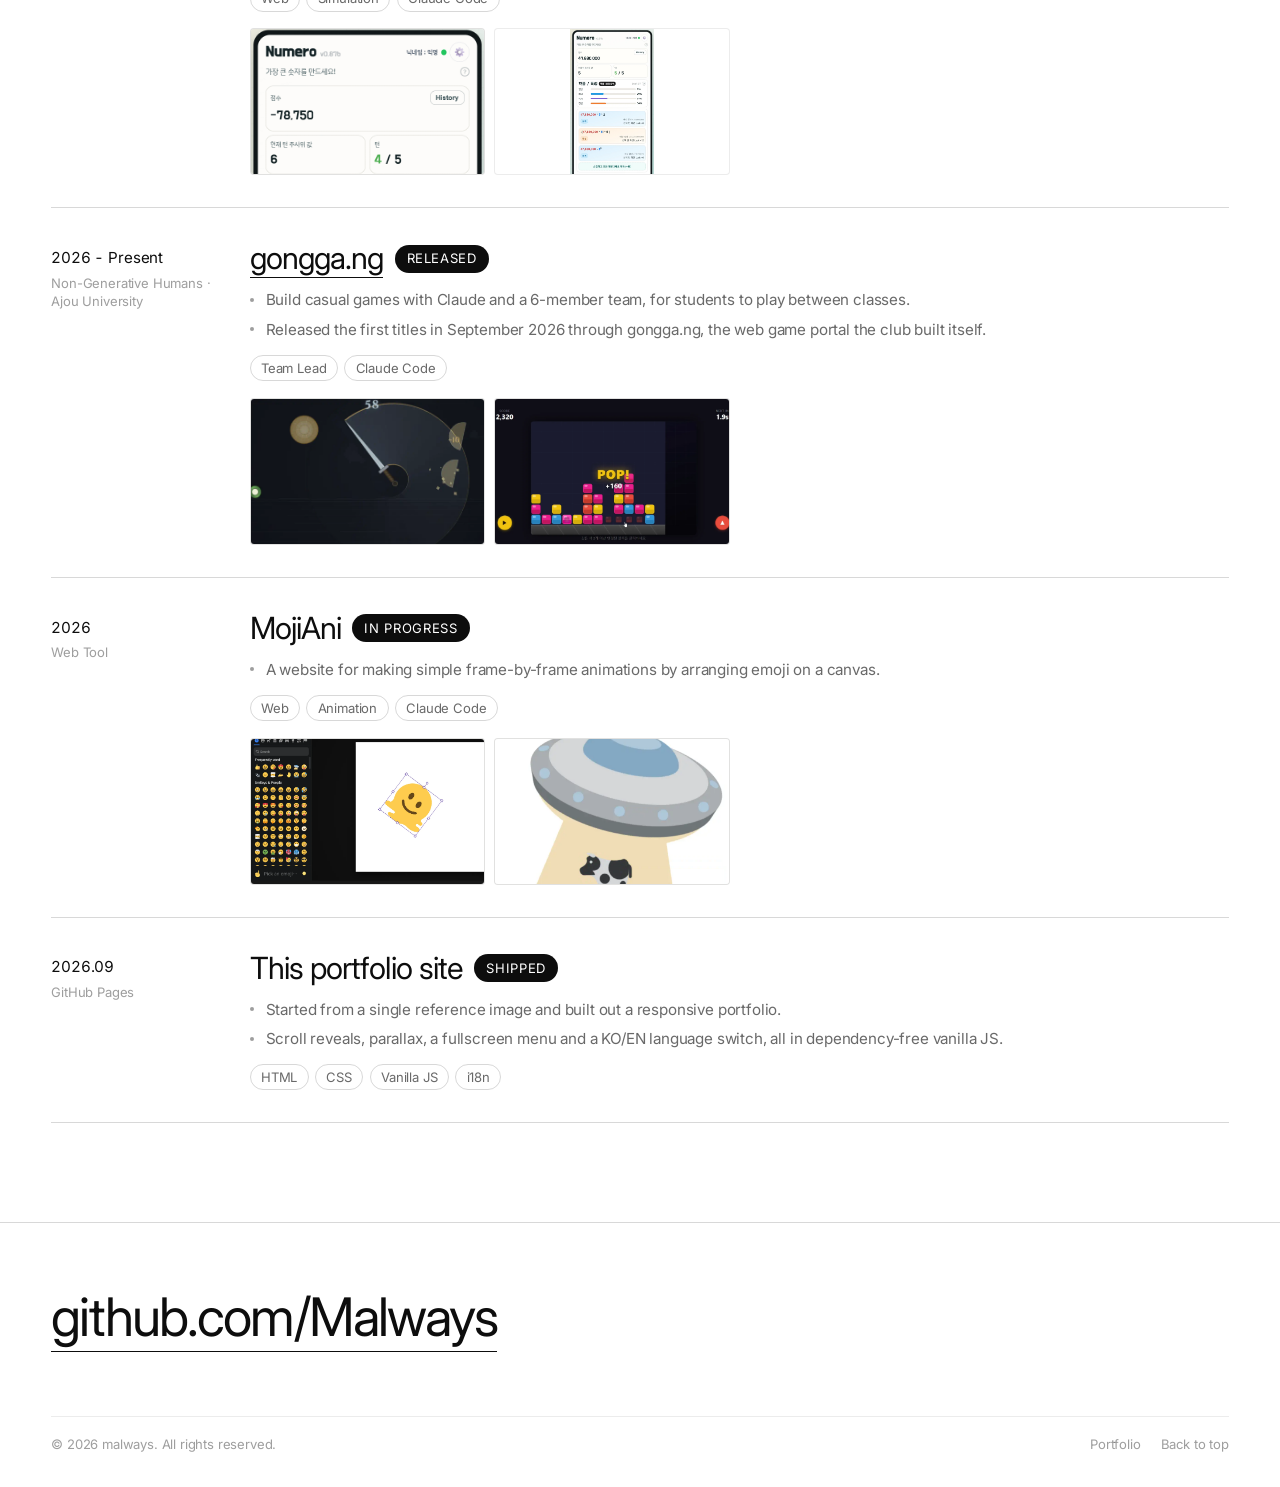
<file: claude/index.html>
<!DOCTYPE html>
<html lang="en">
<head>
<meta charset="utf-8">
<meta name="viewport" content="width=device-width, initial-scale=1">
<title>Working with Claude — malways</title>
<meta name="description" content="Claude와 함께 진행한 작업 기록. 무엇을 요청했고, 어떻게 만들었고, 무엇이 남았는지 정리합니다.">
<meta name="theme-color" content="#ffffff">
<link rel="canonical" href="https://malways.github.io/claude/">

<meta property="og:type" content="article">
<meta property="og:title" content="Working with Claude — malways">
<meta property="og:description" content="Claude와 함께 진행한 작업 기록.">
<meta property="og:url" content="https://malways.github.io/claude/">
<meta property="og:image" content="https://malways.github.io/assets/img/mark.svg">
<meta name="twitter:card" content="summary_large_image">

<link rel="icon" href="../assets/img/mark.svg" type="image/svg+xml">
<link rel="preconnect" href="https://fonts.googleapis.com">
<link rel="preconnect" href="https://fonts.gstatic.com" crossorigin>
<link rel="stylesheet" href="https://fonts.googleapis.com/css2?family=Inter:wght@300;400;500&display=swap">
<link rel="stylesheet" href="../assets/css/main.css">
</head>
<body>

<a class="skip-link" href="#main" data-ko="본문으로 건너뛰기" data-en="Skip to content">Skip to content</a>

<!-- Scroll progress -->
<div class="progress" aria-hidden="true"></div>

<!-- Header -->
<header class="header">
  <div class="wrap header__inner">
    <a class="logo" href="../" data-ko-aria="malways 홈" data-en-aria="malways home" aria-label="malways home">
      <span class="logo__word">Malways</span>
    </a>

    <div class="header__end">
      <nav class="nav" data-ko-aria="주요 메뉴" data-en-aria="Main menu" aria-label="Main menu">
        <a href="../#about" data-ko="소개" data-en="About">About</a>
        <a href="./" aria-current="page">Claude</a>
      </nav>

      <div class="lang" role="group" aria-label="Language / 언어">
        <button class="lang__btn" type="button" data-lang="ko" aria-pressed="false">KO</button>
        <span class="lang__sep" aria-hidden="true">/</span>
        <button class="lang__btn" type="button" data-lang="en" aria-pressed="true">EN</button>
      </div>

      <button class="burger" type="button" aria-expanded="false" aria-controls="menu"
              data-ko-aria="메뉴" data-en-aria="Menu" aria-label="Menu">
        <span class="burger__text">Menu</span>
        <span class="burger__lines" aria-hidden="true"><span></span><span></span></span>
      </button>
    </div>
  </div>
</header>

<!-- Fullscreen menu (mobile) -->
<div class="menu" id="menu" aria-hidden="true">
  <nav data-ko-aria="모바일 메뉴" data-en-aria="Mobile menu" aria-label="Mobile menu">
    <ul>
      <li><a href="../#about" data-ko="소개" data-en="About">About</a></li>
      <li><a href="./">Claude</a></li>
    </ul>
  </nav>
  <div class="menu__foot">
    <span data-ko="서울, 대한민국" data-en="Seoul, KR">Seoul, KR</span>
  </div>
</div>

<main id="main">
  <span id="top"></span>

  <!-- ================= Page hero ================= -->
  <section class="page-hero wrap">
    <a class="back-link" href="../">
      <svg width="14" height="10" viewBox="0 0 14 10" fill="none" aria-hidden="true">
        <path d="M13 5H1m0 0 4-4M1 5l4 4" stroke="currentColor" stroke-width="1.3"/>
      </svg>
      <span data-ko="포트폴리오로 돌아가기" data-en="Back to portfolio">Back to portfolio</span>
    </a>

    <h1 class="page-hero__title" data-split
        data-ko="Claude와 함께 만든 것들, 그리고 그 과정의 {기록}."
        data-en="Things built with Claude, and the {record} of how.">
      Things built with Claude, and the {record} of how.
    </h1>

    <p class="page-hero__lede" data-hero-reveal data-reveal
       data-ko="무엇을 요청했고, 어떤 방식으로 나눠 진행했고, 결과적으로 무엇이 남았는지를 한 곳에 모아둡니다. 프롬프트와 결과물을 함께 기록하는 것이 목적입니다."
       data-en="What I asked for, how the work was broken down, and what actually shipped, collected in one place. The point is to keep prompts and outcomes together.">
      What I asked for, how the work was broken down, and what actually shipped, collected in one place. The point is to keep prompts and outcomes together.
    </p>
  </section>

  <!-- ================= Work log ================= -->
  <section class="section wrap" id="log" style="padding-block-start:0">
    <div class="section-head" data-reveal>
      <h2 class="section-title" data-ko="작업 기록" data-en="Work Log">Work Log</h2>
      <span class="section-index">
        <span data-filter-count>06</span>
        <span data-ko="/ 건" data-en="/ Entries">/ Entries</span>
      </span>
    </div>

    <div class="filters" data-reveal role="group"
         data-ko-aria="작업 유형 필터" data-en-aria="Filter by type" aria-label="Filter by type">
      <button class="chip" type="button" data-filter="all" aria-pressed="true"
              data-ko="전체" data-en="All">All</button>
      <button class="chip" type="button" data-filter="game" aria-pressed="false"
              data-ko="게임" data-en="Games">Games</button>
      <button class="chip" type="button" data-filter="web" aria-pressed="false"
              data-ko="웹" data-en="Web">Web</button>
    </div>

    <!--
      Entry template / 항목 추가 템플릿
      <article class="entry" data-tags="game" data-reveal>
        <div class="entry__when">
          <div class="entry__year">2026</div>
          <div class="entry__org" data-ko="맥락" data-en="Context">Context</div>
        </div>
        <div>
          <div class="entry__head">
            <h3 class="entry__title" data-ko="제목" data-en="Title">Title</h3>
            <span class="entry__prize" data-ko="완료" data-en="Shipped">Shipped</span>
          </div>
          <ul class="entry__list">
            <li data-ko="무엇을 어떻게 했는지." data-en="What was done, and how.">What was done, and how.</li>
          </ul>
          <ul class="entry__tags"><li>Tag</li></ul>
        </div>
      </article>
    -->

    <div class="entries">
      <article class="entry" data-tags="game" data-reveal>
        <div class="entry__when">
          <div class="entry__year" data-ko="2026 - 현재" data-en="2026 - Present">2026 - Present</div>
          <div class="entry__org" data-ko="JAEMINNEX 결선" data-en="JAEMINNEX finals">JAEMINNEX finals</div>
        </div>
        <div>
          <div class="entry__head">
            <h3 class="entry__title" data-ko="오빠 뭐해?" data-en="Whatcha Doin&rsquo;, Babe?">Whatcha Doin&rsquo;, Babe?</h3>
            <span class="entry__prize" data-ko="개발 중" data-en="In Progress">In Progress</span>
          </div>
          <ul class="entry__list">
            <li data-ko="네 개의 페르소나가 스테이지를 넘어 대화 기억을 이어가고 각자 독립적으로 반응하는 프롬프트 아키텍처를 Claude와 함께 설계했습니다."
                data-en="Designed a prompt architecture with Claude in which four personas carry conversation memory across stages and react independently.">
              Designed a prompt architecture with Claude in which four personas carry conversation memory across stages and react independently.
            </li>
            <li data-ko="대화 시스템과 대화 도중 주제를 전환하는 로직을 구현했습니다."
                data-en="Implemented the dialogue system and its in-conversation topic switching.">
              Implemented the dialogue system and its in-conversation topic switching.
            </li>
          </ul>
          <ul class="entry__tags">
            <li>LLM</li><li data-ko="프롬프트 설계" data-en="Prompt Architecture">Prompt Architecture</li><li>Claude Code</li>
          </ul>
          <div class="entry__shots">
            <figure>
              <img src="../assets/img/shots/whatcha-doin.webp"
                   alt="Whatcha Doin, Babe? title screen" loading="lazy">
            </figure>
            <figure>
              <img src="../assets/img/shots/whatcha-doin-ingame.webp"
                   alt="Whatcha Doin, Babe? in play: a phone chat window open on the desk during the tutorial" loading="lazy">
            </figure>
          </div>
        </div>
      </article>

      <article class="entry" data-tags="game" data-reveal>
        <div class="entry__when">
          <div class="entry__year">2026</div>
          <div class="entry__org" data-ko="JAEMINNEX 예선" data-en="JAEMINNEX qualifier">JAEMINNEX qualifier</div>
        </div>
        <div>
          <div class="entry__head">
            <h3 class="entry__title">Low Cortisol</h3>
            <span class="entry__prize" data-ko="완료" data-en="Shipped">Shipped</span>
          </div>
          <ul class="entry__list">
            <li data-ko="Claude Code로 기획부터 구현까지 3일 만에 끝냈습니다."
                data-en="Took it from concept to a playable build in three days with Claude Code.">
              Took it from concept to a playable build in three days with Claude Code.
            </li>
          </ul>
          <ul class="entry__tags">
            <li data-ko="게임잼" data-en="Game Jam">Game Jam</li><li>Claude Code</li>
          </ul>
          <div class="entry__shots">
            <figure>
              <img src="../assets/img/shots/low-cortisol-ingame.webp"
                   alt="Low Cortisol in play: the pixel office floor on Day 2, with the scolding counter and chatter from every desk" loading="lazy">
            </figure>
            <figure>
              <img src="../assets/img/shots/low-cortisol.webp"
                   alt="Low Cortisol press kit" loading="lazy">
            </figure>
          </div>
        </div>
      </article>

      <article class="entry" data-tags="game, web" data-reveal>
        <div class="entry__when">
          <div class="entry__year" data-ko="2025 - 현재" data-en="2025 - Present">2025 - Present</div>
          <div class="entry__org">
            <a class="u-link" href="https://numerobeta.netlify.app" target="_blank" rel="noopener">numerobeta.netlify.app</a>
          </div>
        </div>
        <div>
          <div class="entry__head">
            <h3 class="entry__title">Numero</h3>
            <span class="entry__prize" data-ko="운영 중" data-en="Live">Live</span>
          </div>
          <ul class="entry__list">
            <li data-ko="Claude Code로 게임을 만든 뒤, Claude가 최적 전략을 탐색하고 직접 플레이하는 시뮬레이션으로 밸런스를 조정했습니다."
                data-en="Built the game with Claude Code, then tuned its balance through simulations in which Claude searched for and played the optimal strategy.">
              Built the game with Claude Code, then tuned its balance through simulations in which Claude searched for and played the optimal strategy.
            </li>
            <li data-ko="그 시뮬레이션을 재현 가능하게 만들기 위해 완전히 결정론적인 게임 구조를 설계했습니다."
                data-en="Designed a fully deterministic game architecture to make those simulations reproducible.">
              Designed a fully deterministic game architecture to make those simulations reproducible.
            </li>
            <li data-ko="현재까지 누적 플레이 세션 10,000회 이상."
                data-en="10,000+ completed play sessions to date.">
              10,000+ completed play sessions to date.
            </li>
          </ul>
          <ul class="entry__tags">
            <li>Web</li><li data-ko="시뮬레이션" data-en="Simulation">Simulation</li><li>Claude Code</li>
          </ul>
          <div class="entry__shots">
            <figure>
              <img src="../assets/img/shots/numero.gif"
                   alt="Numero being played, recorded as a looping clip" loading="lazy">
            </figure>
            <figure class="is-contain">
              <img src="../assets/img/shots/numero.webp"
                   alt="Numero in play" loading="lazy">
            </figure>
          </div>
        </div>
      </article>

      <article class="entry" data-tags="game" data-reveal>
        <div class="entry__when">
          <div class="entry__year" data-ko="2026 - 현재" data-en="2026 - Present">2026 - Present</div>
          <div class="entry__org" data-ko="비생성형 인간들 · 아주대학교" data-en="Non-Generative Humans · Ajou University">
            Non-Generative Humans · Ajou University
          </div>
        </div>
        <div>
          <div class="entry__head">
            <h3 class="entry__title">
              <a class="u-link" href="https://gongga.ng" target="_blank" rel="noopener">gongga.ng</a>
            </h3>
            <span class="entry__prize" data-ko="공개" data-en="Released">Released</span>
          </div>
          <ul class="entry__list">
            <li data-ko="수업 사이에 가볍게 즐길 수 있는 캐주얼 게임을 6인 팀과 Claude로 만듭니다."
                data-en="Build casual games with Claude and a 6-member team, for students to play between classes.">
              Build casual games with Claude and a 6-member team, for students to play between classes.
            </li>
            <li data-ko="동아리가 직접 만든 웹게임 포털 gongga.ng를 통해 2026년 9월 첫 타이틀을 공개했습니다."
                data-en="Released the first titles in September 2026 through gongga.ng, the web game portal the club built itself.">
              Released the first titles in September 2026 through gongga.ng, the web game portal the club built itself.
            </li>
          </ul>
          <ul class="entry__tags">
            <li data-ko="팀 리드" data-en="Team Lead">Team Lead</li><li>Claude Code</li>
          </ul>
          <div class="entry__shots">
            <figure>
              <img src="../assets/img/shots/gongga.webp"
                   alt="A casual game from gongga.ng being played, recorded as a looping clip" loading="lazy">
            </figure>
            <figure>
              <img src="../assets/img/shots/gongga-block.webp"
                   alt="A block-popping puzzle on gongga.ng, mid-combo" loading="lazy">
            </figure>
          </div>
        </div>
      </article>

      <article class="entry" data-tags="web" data-reveal>
        <div class="entry__when">
          <div class="entry__year">2026</div>
          <div class="entry__org" data-ko="웹 도구" data-en="Web Tool">Web Tool</div>
        </div>
        <div>
          <div class="entry__head">
            <h3 class="entry__title">MojiAni</h3>
            <span class="entry__prize" data-ko="개발 중" data-en="In Progress">In Progress</span>
          </div>
          <ul class="entry__list">
            <li data-ko="이모지를 화면에 배치해 간단한 프레임 애니메이션을 만드는 웹사이트입니다."
                data-en="A website for making simple frame-by-frame animations by arranging emoji on a canvas.">
              A website for making simple frame-by-frame animations by arranging emoji on a canvas.
            </li>
          </ul>
          <ul class="entry__tags">
            <li>Web</li><li data-ko="애니메이션" data-en="Animation">Animation</li><li>Claude Code</li>
          </ul>
          <div class="entry__shots">
            <figure>
              <img src="../assets/img/shots/mojiani-editor.webp"
                   alt="The MojiAni editor: an emoji picker, the canvas, image filters, and the frame timeline" loading="lazy">
            </figure>
            <figure>
              <img src="../assets/img/shots/mojiani-output.webp"
                   alt="An animation made in MojiAni: a UFO beaming up a cow" loading="lazy">
            </figure>
          </div>
        </div>
      </article>

      <article class="entry" data-tags="web" data-reveal>
        <div class="entry__when">
          <div class="entry__year">2026.09</div>
          <div class="entry__org">GitHub Pages</div>
        </div>
        <div>
          <div class="entry__head">
            <h3 class="entry__title" data-ko="이 포트폴리오 사이트" data-en="This portfolio site">This portfolio site</h3>
            <span class="entry__prize" data-ko="완료" data-en="Shipped">Shipped</span>
          </div>
          <ul class="entry__list">
            <li data-ko="레퍼런스 이미지 한 장에서 시작해 반응형 포트폴리오를 만들었습니다."
                data-en="Started from a single reference image and built out a responsive portfolio.">
              Started from a single reference image and built out a responsive portfolio.
            </li>
            <li data-ko="스크롤 리빌, 패럴랙스, 풀스크린 메뉴, 한국어/영어 전환까지 의존성 없이 바닐라 JS로 구현했습니다."
                data-en="Scroll reveals, parallax, a fullscreen menu and a KO/EN language switch, all in dependency-free vanilla JS.">
              Scroll reveals, parallax, a fullscreen menu and a KO/EN language switch, all in dependency-free vanilla JS.
            </li>
          </ul>
          <ul class="entry__tags">
            <li>HTML</li><li>CSS</li><li>Vanilla JS</li><li>i18n</li>
          </ul>
        </div>
      </article>
    </div>
  </section>
</main>

<!-- ================= Footer ================= -->
<footer class="footer wrap">
  <a class="footer__cta u-link" href="https://github.com/Malways" target="_blank" rel="noopener" data-reveal>
    github.com/Malways
  </a>

  <div class="footer__bottom">
    <span>&copy; <span data-year>2026</span> malways.
      <span data-ko="모든 권리 보유." data-en="All rights reserved.">All rights reserved.</span>
    </span>
    <nav class="footer__social" data-ko-aria="사이트 링크" data-en-aria="Site links" aria-label="Site links">
      <a href="../" data-ko="포트폴리오" data-en="Portfolio">Portfolio</a>
      <a href="#top" data-ko="맨 위로" data-en="Back to top">Back to top</a>
    </nav>
  </div>
</footer>

<script src="../assets/js/main.js" defer></script>
</body>
</html>
</file>
<file: assets/css/main.css>
/* =========================================================
   malways - portfolio
   Light theme (white / charcoal type)
   ========================================================= */

/* ---------- Tokens ---------- */
:root {
  --bg:        #ffffff;
  --bg-elev:   #f6f6f5;
  --surface:   #f3f3f2;
  --surface-2: #eaeaea;
  --fg:        #0d0d0d;
  --fg-muted:  rgba(13, 13, 13, .62);
  --fg-dim:    rgba(13, 13, 13, .40);
  --line:      rgba(13, 13, 13, .16);
  --line-soft: rgba(13, 13, 13, .08);

  --font: "Inter", -apple-system, BlinkMacSystemFont, "Segoe UI",
          "Pretendard", "Apple SD Gothic Neo", "Malgun Gothic", Roboto,
          Helvetica, Arial, sans-serif;

  --step--1: clamp(.75rem, .72rem + .12vw, .82rem);
  --step-0:  clamp(.875rem, .84rem + .16vw, .95rem);
  --step-1:  clamp(1rem, .95rem + .25vw, 1.15rem);
  --step-2:  clamp(1.35rem, 1.15rem + .95vw, 2rem);
  --step-3:  clamp(1.9rem, 1.4rem + 2.4vw, 3.4rem);
  --step-4:  clamp(2.3rem, 1.45rem + 3.7vw, 4.5rem);

  --pad:   clamp(1.25rem, 4vw, 5rem);
  --gap:   clamp(1.25rem, 2.4vw, 2.5rem);
  --sec:   clamp(4.5rem, 11vh, 9rem);
  --radius: 4px;

  --ease: cubic-bezier(.22, 1, .36, 1);
  --dur:  .7s;
}

/* ---------- Reset ---------- */
*, *::before, *::after { box-sizing: border-box; }
* { margin: 0; }

html {
  -webkit-text-size-adjust: 100%;
  scroll-behavior: smooth;
  color-scheme: light;
}

body {
  background: var(--bg);
  color: var(--fg);
  font-family: var(--font);
  font-size: var(--step-0);
  line-height: 1.55;
  letter-spacing: -.011em;
  -webkit-font-smoothing: antialiased;
  text-rendering: optimizeLegibility;
  overflow-x: hidden;
  /* Korean breaks anywhere by default; keep-all wraps at spaces instead.
     break-word is the escape hatch for a single very long token (a URL). */
  word-break: keep-all;
  overflow-wrap: break-word;
}

/* Even out ragged edges and stop a lone word dropping to its own line. */
p, li { text-wrap: pretty; }
h1, h2, h3, .entry__title, .section-title { text-wrap: balance; }

body.is-locked { overflow: hidden; }

img, svg { display: block; max-width: 100%; }
a { color: inherit; text-decoration: none; }
button, input, select, textarea { font: inherit; color: inherit; }
ul, ol { list-style: none; padding: 0; }

:focus-visible {
  outline: 2px solid var(--fg);
  outline-offset: 3px;
  border-radius: 2px;
}

::selection { background: var(--fg); color: var(--bg); }

::-webkit-scrollbar { width: 10px; height: 10px; }
::-webkit-scrollbar-track { background: var(--bg); }
::-webkit-scrollbar-thumb {
  background: #c9c9c9;
  border: 3px solid var(--bg);
  border-radius: 99px;
}
::-webkit-scrollbar-thumb:hover { background: #b0b0b0; }

/* ---------- Layout ---------- */
.wrap {
  width: 100%;
  max-width: 1440px;
  margin-inline: auto;
  padding-inline: var(--pad);
}

.section { padding-block: var(--sec); }

.section-head {
  display: flex;
  align-items: baseline;
  justify-content: space-between;
  gap: 1rem;
  padding-bottom: 1rem;
  border-bottom: 1px solid var(--line);
  margin-bottom: clamp(2rem, 5vw, 3.75rem);
}

.section-title {
  font-size: var(--step-2);
  font-weight: 400;
  letter-spacing: -.03em;
}

.section-index {
  font-size: var(--step--1);
  color: var(--fg-dim);
  font-variant-numeric: tabular-nums;
}

.eyebrow {
  font-size: var(--step--1);
  color: var(--fg-dim);
  text-transform: uppercase;
  letter-spacing: .16em;
}

.muted { color: var(--fg-muted); }

.skip-link {
  position: absolute;
  left: -9999px;
  top: 0;
  z-index: 200;
  padding: .75rem 1.25rem;
  background: var(--fg);
  color: var(--bg);
}
.skip-link:focus { left: 1rem; top: 1rem; }

/* ---------- Inline underlined link ---------- */
.u-link {
  position: relative;
  white-space: nowrap;
  background-image: linear-gradient(currentColor, currentColor);
  background-size: 100% 1px;
  background-position: 0 100%;
  background-repeat: no-repeat;
  padding-bottom: .06em;
  transition: background-size .45s var(--ease), opacity .3s ease;
}
@media (hover: hover) {
  .u-link:hover { background-size: 0% 1px; background-position: 100% 100%; opacity: .7; }
}

/* ---------- Header ---------- */
.header {
  position: fixed;
  inset: 0 0 auto;
  z-index: 90;
  padding-block: clamp(1rem, 2.2vw, 1.6rem);
  transition: transform .5s var(--ease), border-color .4s ease;
  border-bottom: 1px solid transparent;
}
.header::before {
  content: "";
  position: absolute;
  inset: 0;
  backdrop-filter: blur(14px);
  -webkit-backdrop-filter: blur(14px);
  background: rgba(255, 255, 255, .78);
  opacity: 0;
  transition: opacity .4s ease;
}
.header.is-stuck::before { opacity: 1; }
.header.is-stuck { border-bottom-color: var(--line-soft); }
.header.is-hidden { transform: translateY(-105%); }

.header__inner {
  position: relative;
  display: flex;
  flex-wrap: nowrap;
  align-items: center;
  justify-content: space-between;
  gap: 1rem;
}

.logo { display: inline-flex; align-items: center; }
.logo__word {
  position: relative;
  display: inline-block;
  padding: .4rem 1.15rem .44rem;
  font-size: var(--step-0);
  font-weight: 500;
  letter-spacing: -.02em;
  line-height: 1.15;
  white-space: nowrap;
}
/* The oval sits behind the type so it can spin on its own. */
.logo__word::before {
  content: "";
  position: absolute;
  inset: 0;
  border: 1px solid currentColor;
  border-radius: 50%;
  transition: transform .6s var(--ease);
}
@media (hover: hover) {
  .logo:hover .logo__word::before { transform: rotate(-8deg) scale(1.06); }
}

.nav { display: flex; align-items: center; gap: clamp(1rem, 2.4vw, 2.25rem); }
.nav a {
  position: relative;
  font-size: var(--step-0);
  color: var(--fg-muted);
  transition: color .3s ease;
}
.nav a::after {
  content: "";
  position: absolute;
  left: 0; bottom: -3px;
  width: 100%; height: 1px;
  background: currentColor;
  transform: scaleX(0);
  transform-origin: 100% 50%;
  transition: transform .45s var(--ease);
}
.nav a:hover,
.nav a[aria-current="page"] { color: var(--fg); }
.nav a:hover::after,
.nav a[aria-current="page"]::after { transform: scaleX(1); transform-origin: 0 50%; }

.burger {
  display: none;
  flex: 0 0 auto;
  align-items: center;
  gap: .55rem;
  background: none;
  border: 0;
  padding: .35rem 0;
  cursor: pointer;
}
.burger__lines { display: grid; gap: 5px; width: 22px; }
.burger__lines span {
  height: 1px;
  background: var(--fg);
  transition: transform .4s var(--ease), opacity .3s ease;
}
.burger[aria-expanded="true"] .burger__lines span:first-child { transform: translateY(3px) rotate(45deg); }
.burger[aria-expanded="true"] .burger__lines span:last-child { transform: translateY(-3px) rotate(-45deg); }

/* ---------- Fullscreen menu ---------- */
.menu {
  position: fixed;
  inset: 0;
  z-index: 80;
  background: var(--bg-elev);
  display: grid;
  align-content: center;
  padding: var(--pad);
  clip-path: inset(0 0 100% 0);
  transition: clip-path .75s var(--ease);
  pointer-events: none;
}
.menu.is-open { clip-path: inset(0 0 0 0); pointer-events: auto; }
.menu ul { display: grid; gap: .35rem; }
.menu a {
  display: block;
  font-size: clamp(2rem, 11vw, 3.5rem);
  letter-spacing: -.04em;
  line-height: 1.15;
  padding-block: .3rem;
  border-bottom: 1px solid var(--line-soft);
  opacity: 0;
  transform: translateY(28px);
  transition: opacity .5s var(--ease), transform .6s var(--ease);
}
.menu.is-open a {
  opacity: 1;
  transform: none;
  transition-delay: calc(.16s + var(--i, 0) * .06s);
}
.menu__foot {
  margin-top: 2.5rem;
  color: var(--fg-muted);
  display: grid;
  gap: .35rem;
}

/* ---------- Hero ---------- */
.hero {
  padding-top: clamp(7rem, 16vh, 11rem);
  padding-bottom: clamp(3rem, 8vh, 6rem);
}
.hero__grid {
  display: grid;
  grid-template-columns: minmax(0, 1.12fr) minmax(0, .88fr);
  gap: clamp(2rem, 5vw, 4.5rem);
  align-items: center;
}
.hero__title {
  font-size: var(--step-4);
  font-weight: 400;
  line-height: 1.06;
  letter-spacing: -.045em;
  text-wrap: balance;
}
.hero__art {
  position: relative;
  aspect-ratio: 1 / 1;
  overflow: hidden;
  border-radius: var(--radius);
  background: #f0efed;
}
.hero__art img {
  width: 100%; height: 100%;
  object-fit: cover;
  transform: scale(1.08);
  will-change: transform;
}
.hero__art::after {
  content: "";
  position: absolute;
  inset: 0;
  background: linear-gradient(180deg, transparent 55%, rgba(255, 255, 255, .55));
  pointer-events: none;
}
.hero__scroll {
  margin-top: clamp(3rem, 8vh, 5rem);
  display: flex;
  align-items: center;
  gap: .75rem;
  font-size: var(--step--1);
  color: var(--fg-dim);
  letter-spacing: .16em;
  text-transform: uppercase;
}
.hero__scroll span.line {
  display: block;
  width: 62px; height: 1px;
  background: var(--line);
  position: relative;
  overflow: hidden;
}

/* ---------- Split section (about / clients) ---------- */
.split {
  display: grid;
  grid-template-columns: minmax(0, .78fr) minmax(0, 1.22fr);
  gap: clamp(1.75rem, 5vw, 5rem);
  align-items: start;
}
.split__aside p + p { margin-top: 1rem; }
.split__aside p { color: var(--fg-muted); }

.big-list li {
  font-size: var(--step-3);
  line-height: 1.22;
  letter-spacing: -.035em;
}
.big-list li a {
  display: inline-flex;
  align-items: center;
  gap: .6rem;
  transition: opacity .35s ease, transform .5s var(--ease);
}
.big-list li a svg { width: .42em; height: .42em; opacity: 0; transform: translate(-6px, 4px); transition: opacity .35s ease, transform .5s var(--ease); }
@media (hover: hover) {
  .big-list:hover li { opacity: .38; transition: opacity .35s ease; }
  .big-list li:hover { opacity: 1; }
  .big-list li a:hover svg { opacity: 1; transform: none; }
}

/* ---------- Contact ---------- */
.big-list--contact li { font-size: var(--step-2); word-break: break-word; }

.btn {
  --btn-fg: var(--bg);
  --btn-bg: var(--fg);
  position: relative;
  display: inline-flex;
  align-items: center;
  justify-content: center;
  gap: .6rem;
  justify-self: start;
  padding: .85rem 1.9rem;
  border: 1px solid var(--fg);
  border-radius: 99px;
  background: var(--btn-bg);
  color: var(--btn-fg);
  cursor: pointer;
  overflow: hidden;
  isolation: isolate;
  transition: color .35s ease;
}
.btn::before {
  content: "";
  position: absolute;
  inset: 0;
  background: var(--bg);
  transform: translateY(101%);
  transition: transform .5s var(--ease);
  z-index: -1;
}
@media (hover: hover) {
  .btn:hover { color: var(--fg); }
  .btn:hover::before { transform: translateY(0); }
}
.btn--ghost { background: transparent; color: var(--fg); border-color: var(--line); }
.btn--ghost::before { background: var(--fg); }
@media (hover: hover) {
  .btn--ghost:hover { color: var(--bg); border-color: var(--fg); }
}

/* ---------- Footer ---------- */
.footer {
  border-top: 1px solid var(--line);
  padding-block: clamp(2.5rem, 6vw, 4rem) 2rem;
}
.footer__cta {
  font-size: var(--step-3);
  letter-spacing: -.035em;
  line-height: 1.15;
  display: inline-block;
}
.footer__bottom {
  margin-top: clamp(2.5rem, 6vw, 4rem);
  padding-top: 1.1rem;
  border-top: 1px solid var(--line-soft);
  display: flex;
  flex-wrap: wrap;
  gap: .6rem 1.5rem;
  justify-content: space-between;
  font-size: var(--step--1);
  color: var(--fg-dim);
}
.footer__social { display: flex; gap: 1.25rem; }
.footer__social a { transition: color .3s ease; }
.footer__social a:hover { color: var(--fg); }

/* ---------- Scroll progress ---------- */
.progress {
  position: fixed;
  inset: 0 0 auto;
  height: 2px;
  background: var(--fg);
  transform: scaleX(0);
  transform-origin: 0 50%;
  z-index: 95;
  pointer-events: none;
}

/* =========================================================
   /claude subpage
   ========================================================= */
.page-hero {
  padding-top: clamp(7.5rem, 18vh, 12rem);
  padding-bottom: clamp(2.5rem, 6vh, 4.5rem);
}
.page-hero__title {
  font-size: var(--step-4);
  font-weight: 400;
  line-height: 1.05;
  letter-spacing: -.045em;
  max-width: 18ch;
}
.page-hero__lede {
  margin-top: 1.5rem;
  color: var(--fg-muted);
  font-size: var(--step-1);
}
.back-link {
  display: inline-flex;
  align-items: center;
  gap: .5rem;
  color: var(--fg-dim);
  font-size: var(--step--1);
  letter-spacing: .12em;
  text-transform: uppercase;
  margin-bottom: 1.5rem;
  transition: color .3s ease, gap .4s var(--ease);
}
.back-link:hover { color: var(--fg); gap: .85rem; }

/* Filter chips */
.filters {
  display: flex;
  flex-wrap: wrap;
  gap: .5rem;
  margin-bottom: clamp(1.75rem, 4vw, 2.75rem);
}
.chip {
  border: 1px solid var(--line);
  background: transparent;
  border-radius: 99px;
  padding: .4rem 1rem;
  font-size: var(--step--1);
  color: var(--fg-muted);
  cursor: pointer;
  transition: border-color .3s ease, color .3s ease, background-color .3s ease;
}
.chip:hover { border-color: var(--fg-muted); color: var(--fg); }
.chip[aria-pressed="true"] { background: var(--fg); color: var(--bg); border-color: var(--fg); }

/* Filtered-out entries (the /claude work log) */
.entry.is-hidden { display: none; }

/* =========================================================
   Reveal animations
   ========================================================= */
[data-reveal] {
  opacity: 0;
  transform: translateY(26px);
  transition: opacity .8s var(--ease), transform .9s var(--ease);
  transition-delay: calc(var(--d, 0) * 70ms);
}
[data-reveal].is-in { opacity: 1; transform: none; }

[data-reveal="line"] { transform: scaleX(0); transform-origin: 0 50%; opacity: 1; }
[data-reveal="line"].is-in { transform: scaleX(1); }

[data-reveal="clip"] { opacity: 1; clip-path: inset(0 0 100% 0); transform: none; }
[data-reveal="clip"].is-in { clip-path: inset(0 0 0 0); }

/* Pop: fades up while unwinding a tilt, overshooting a touch on the way in. */
[data-reveal="pop"] {
  opacity: 0;
  transform: scale(.82) rotate(-7deg);
  transform-origin: 50% 58%;
  transition:
    opacity .45s ease-out,
    transform 1s cubic-bezier(.34, 1.56, .64, 1);
  will-change: transform, opacity;
}
[data-reveal="pop"].is-in { opacity: 1; transform: none; }

.split-line {
  display: inline-block;
  overflow: hidden;
  vertical-align: top;
  padding-bottom: .14em;
  margin-bottom: -.14em;
}
.split-word {
  display: inline-block;
  transform: translateY(105%);
  transition: transform 1s var(--ease);
  transition-delay: calc(var(--d, 0) * 42ms);
  will-change: transform;
}
.is-in .split-word,
.split-parent.is-in .split-word { transform: none; }

/* =========================================================
   Responsive
   ========================================================= */
@media (max-width: 1024px) {
  .split { grid-template-columns: 1fr; }
  .split__aside p { max-width: none; }
}

@media (max-width: 860px) {
  .hero__grid { grid-template-columns: 1fr; }
  .hero__art { aspect-ratio: 4 / 3; order: -1; }
  .nav { display: none; }
  .burger { display: inline-flex; }
}

@media (max-width: 560px) {
  .footer__bottom { flex-direction: column; }
  .header__end { gap: .9rem; }
  .burger__text { display: none; }
}

/* =========================================================
   Reduced motion / print
   ========================================================= */
@media (prefers-reduced-motion: reduce) {
  html { scroll-behavior: auto; }
  *, *::before, *::after {
    animation-duration: .001ms !important;
    animation-iteration-count: 1 !important;
    transition-duration: .001ms !important;
  }
  [data-reveal] { opacity: 1; transform: none; clip-path: none; }
  .split-word { transform: none; }
}

@media print {
  .header, .menu, .progress { display: none !important; }
  body { background: #fff; color: #000; }
}

/* =========================================================
   Language switcher
   ========================================================= */
.header__end {
  display: flex;
  flex: 0 0 auto;
  align-items: center;
  margin-left: auto;
  gap: clamp(1rem, 2.4vw, 2.25rem);
}

.lang {
  display: inline-flex;
  align-items: center;
  gap: .3rem;
  border: 1px solid var(--line);
  border-radius: 99px;
  padding: .22rem .55rem;
}
.lang__btn {
  background: none;
  border: 0;
  padding: .1rem .28rem;
  cursor: pointer;
  color: var(--fg-dim);
  font-size: var(--step--1);
  letter-spacing: .1em;
  border-radius: 99px;
  transition: color .3s ease;
}
.lang__btn:hover { color: var(--fg-muted); }
.lang__btn[aria-pressed="true"] { color: var(--fg); }
.lang__sep { color: var(--fg-dim); font-size: var(--step--1); opacity: .5; }

.menu .lang { margin-top: 1.25rem; }

/* Keep switched text from flashing before JS runs */
html:not(.i18n-ready) [data-ko], html:not(.i18n-ready) [data-en] { opacity: 1; }

/* =========================================================
   Hero mark
   Flat graphic: no crop, no scrim, always square.
   ========================================================= */
.hero__art--mark {
  background: #ffffff;
  border: 1px solid var(--line-soft);
}
.hero__art--mark img {
  object-fit: contain;
  transform: none;
}
.hero__art--mark::after { content: none; }

@media (max-width: 860px) {
  .hero__art--mark { aspect-ratio: 1 / 1; }
}

/* =========================================================
   Entry list (projects, awards, leadership, education)
   Left rail carries the date and the org; the body carries
   the title, the bullets and an optional screenshot.
   ========================================================= */
.group + .group { margin-top: clamp(2.75rem, 6vw, 4.5rem); }
.group__label {
  font-size: var(--step--1);
  color: var(--fg-dim);
  text-transform: uppercase;
  letter-spacing: .16em;
  margin-bottom: .75rem;
}

.entries { display: grid; }

.entry {
  display: grid;
  grid-template-columns: 10rem minmax(0, 1fr);
  gap: clamp(.5rem, 3vw, 2.5rem);
  align-items: start;
  padding-block: clamp(1.25rem, 2.6vw, 2rem);
  border-top: 1px solid var(--line);
  transition: background-color .4s ease;
}
.entry:last-child { border-bottom: 1px solid var(--line); }

.entry__when { display: grid; gap: .25rem; padding-top: .35rem; }
.entry__year {
  font-size: var(--step-0);
  font-variant-numeric: tabular-nums;
  letter-spacing: -.01em;
}
.entry__org {
  font-size: var(--step--1);
  color: var(--fg-dim);
  line-height: 1.4;
}
.entry__org a { transition: color .3s ease; }
.entry__org a:hover { color: var(--fg); }

.entry__head {
  display: flex;
  flex-wrap: wrap;
  align-items: baseline;
  gap: .2rem .7rem;
}
.entry__title {
  font-size: var(--step-2);
  font-weight: 400;
  letter-spacing: -.03em;
  line-height: 1.2;
}
.entry__role {
  font-size: var(--step-1);
  color: var(--fg-muted);
  font-style: italic;
}

.entry__desc {
  margin-top: .5rem;
  color: var(--fg-muted);
}

.entry__list {
  margin-top: .7rem;
  display: grid;
  gap: .38rem;
}
.entry__list li {
  position: relative;
  padding-left: 1rem;
  color: var(--fg-muted);
}
.entry__list li::before {
  content: "";
  position: absolute;
  left: 0;
  top: .62em;
  width: 4px;
  height: 4px;
  border-radius: 50%;
  background: var(--fg-dim);
}

.entry__tags {
  display: flex;
  flex-wrap: wrap;
  gap: .4rem;
  margin-top: .85rem;
}
.entry__tags li {
  font-size: var(--step--1);
  color: var(--fg-muted);
  border: 1px solid var(--line);
  border-radius: 99px;
  padding: .12rem .65rem;
}

/* Screenshot slot: swap the file, keep the ratio. */
.entry__shot {
  margin-top: 1.1rem;
  max-width: 34rem;
  aspect-ratio: 16 / 9;
  overflow: hidden;
  border: 1px solid var(--line-soft);
  border-radius: var(--radius);
  background: var(--surface);
}
.entry__shot img {
  width: 100%;
  height: 100%;
  object-fit: cover;
  transition: transform 1s var(--ease);
}
@media (hover: hover) {
  .entry:hover { background: rgba(13, 13, 13, .022); }
  .entry:hover .entry__shot img { transform: scale(1.03); }
}

@media (max-width: 760px) {
  .entry { grid-template-columns: 1fr; gap: .45rem; }
  .entry__when {
    padding-top: 0;
    grid-auto-flow: column;
    justify-content: start;
    align-items: baseline;
    gap: .6rem;
  }
  .entry__shot { max-width: none; }
}

/* Chip stack used for the learning list */
.tag-list {
  display: flex;
  flex-wrap: wrap;
  gap: .5rem;
  margin-top: 1rem;
}
.tag-list li {
  font-size: var(--step-0);
  border: 1px solid var(--line);
  border-radius: 99px;
  padding: .3rem .9rem;
  transition: border-color .3s ease;
}
@media (hover: hover) {
  .tag-list li:hover { border-color: var(--fg-muted); }
}

/* Prize badge: the award itself, marked apart from the work it was given to. */
.entry__prize {
  display: inline-flex;
  align-items: center;
  font-size: var(--step--1);
  letter-spacing: .05em;
  text-transform: uppercase;
  background: var(--fg);
  color: var(--bg);
  border-radius: 99px;
  padding: .22rem .75rem .26rem;
  white-space: nowrap;
  align-self: center;
}

/* ---------------------------------------------------------
   Awards only: a lit medal chip.
   Rank sets the metal; everything else takes the sky tone.
   Add --gold to a first-place badge when one turns up.
   --------------------------------------------------------- */
#awards .entry__prize {
  --prize-a: #63c7f5;                 /* lit edge  */
  --prize-b: #1583c4;                 /* body      */
  --prize-glow: rgba(56, 170, 230, .5);
  background: linear-gradient(135deg, var(--prize-a) 0%, var(--prize-b) 62%);
  color: #fff;
  font-weight: 500;
  padding: .3rem .95rem .34rem;
  text-shadow:
    0 0 9px rgba(255, 255, 255, .9),
    0 1px 1px rgba(0, 0, 0, .28);
  box-shadow:
    inset 0 1px 0 rgba(255, 255, 255, .9),
    inset 0 0 12px rgba(255, 255, 255, .45),
    0 2px 16px var(--prize-glow);
}

#awards .entry__prize--gold {
  --prize-a: #f4d477;
  --prize-b: #9a6f08;
  --prize-glow: rgba(212, 160, 23, .5);
}
#awards .entry__prize--silver {
  --prize-a: #dfe6ed;
  --prize-b: #6b757f;
  --prize-glow: rgba(140, 152, 164, .5);
}
#awards .entry__prize--bronze {
  --prize-a: #dfa274;
  --prize-b: #7d461c;
  --prize-glow: rgba(176, 111, 54, .5);
}

/* =========================================================
   Skills rows
   ========================================================= */
.skills { display: grid; }
.skills__row {
  display: grid;
  grid-template-columns: 10rem minmax(0, 1fr);
  gap: clamp(.5rem, 3vw, 2.5rem);
  align-items: start;
  padding-block: clamp(.9rem, 2vw, 1.4rem);
  border-top: 1px solid var(--line);
}
.skills__row:last-child { border-bottom: 1px solid var(--line); }
.skills__label {
  font-size: var(--step--1);
  color: var(--fg-dim);
  text-transform: uppercase;
  letter-spacing: .14em;
  padding-top: .5rem;
}
.skills .tag-list { margin-top: 0; }

@media (max-width: 760px) {
  .skills__row { grid-template-columns: 1fr; gap: .6rem; }
  .skills__label { padding-top: 0; }
}

/* A press-kit style capture: show the whole frame at its own ratio,
   rather than cropping it to the 16:9 slot. */
.entry__shot--full {
  aspect-ratio: auto;
  max-width: none;
  background: transparent;
}
.entry__shot--full img {
  height: auto;
  object-fit: contain;
}

/* Portrait capture (a phone screen): cap the width so it does not
   tower over the landscape shots beside it. */
.entry__shot--portrait {
  aspect-ratio: auto;
  max-width: 20rem;
  background: transparent;
}
.entry__shot--portrait img {
  height: auto;
  object-fit: contain;
}

/* =========================================================
   Thumbnail strip (three slots per work-log entry)
   ========================================================= */
.entry__shots {
  margin-top: 1.05rem;
  display: grid;
  grid-template-columns: repeat(2, minmax(0, 1fr));
  gap: .6rem;
  max-width: 30rem;
}
.entry__shots figure {
  margin: 0;
  aspect-ratio: 16 / 10;
  overflow: hidden;
  border: 1px solid var(--line-soft);
  border-radius: var(--radius);
  background: var(--surface);
}
.entry__shots img {
  width: 100%;
  height: 100%;
  object-fit: cover;
  transition: transform .8s var(--ease);
}
@media (hover: hover) {
  .entry__shots figure:hover img { transform: scale(1.06); }
}
@media (max-width: 560px) {
  .entry__shots { max-width: none; gap: .4rem; }
}

/* A portrait source in a landscape thumb: show it whole rather than
   cropping to a horizontal slice. */
.entry__shots figure.is-contain { background: var(--bg); }
.entry__shots figure.is-contain img { object-fit: contain; }
</file>
